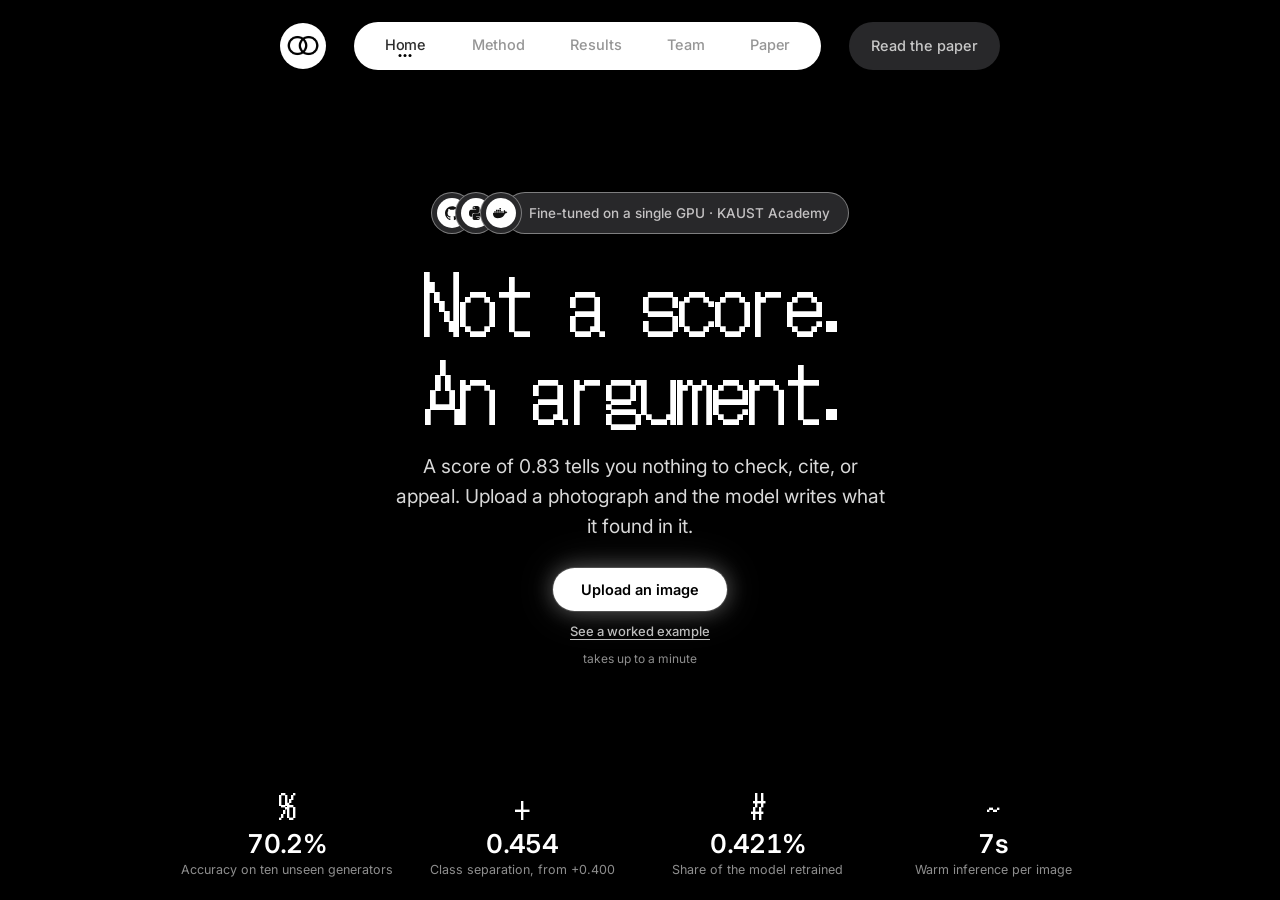
<file: index.html>
<!DOCTYPE html>
<html lang="en">
<head>
<meta charset="utf-8">
<meta name="viewport" content="width=device-width, initial-scale=1">

<!-- The canonical origin. Every absolute URL below, and in sitemap.xml and
     robots.txt, uses it, so a custom domain is one find-and-replace across
     those three files plus a redirect from the vercel.app name. -->
<title>Not a score. An argument. — AI image detection</title>
<meta name="description" content="Upload a photograph and a vision-language model writes what it found in it. 92.5% accuracy on ten unseen generators. KAUST Academy, 2026.">
<link rel="canonical" href="https://deepfake-detector-website.vercel.app/">
<meta name="theme-color" content="#000000">

<link rel="icon" href="assets/mark.svg" type="image/svg+xml">
<link rel="icon" href="assets/favicon-32.png" sizes="32x32" type="image/png">
<link rel="apple-touch-icon" href="assets/apple-touch-icon.png">

<meta property="og:type" content="website">
<meta property="og:locale" content="en_US">
<meta property="og:site_name" content="Not a score. An argument.">
<meta property="og:url" content="https://deepfake-detector-website.vercel.app/">
<meta property="og:title" content="Not a score. An argument.">
<meta property="og:description" content="Upload a photograph and a vision-language model writes what it found in it. 92.5% accuracy on ten unseen generators. KAUST Academy, 2026.">
<meta property="og:image" content="https://deepfake-detector-website.vercel.app/assets/og.png">
<meta property="og:image:type" content="image/png">
<meta property="og:image:width" content="1200">
<meta property="og:image:height" content="630">
<meta property="og:image:alt" content="Not a score. An argument. — a deepfake detector that answers in prose, from KAUST Academy.">

<meta name="twitter:card" content="summary_large_image">
<meta name="twitter:title" content="Not a score. An argument.">
<meta name="twitter:description" content="Upload a photograph and a vision-language model writes what it found in it. 92.5% accuracy on ten unseen generators.">
<meta name="twitter:image" content="https://deepfake-detector-website.vercel.app/assets/og.png">
<meta name="twitter:image:alt" content="Not a score. An argument. — a deepfake detector that answers in prose, from KAUST Academy.">

<link rel="preconnect" href="https://fonts.googleapis.com">
<link rel="preconnect" href="https://fonts.gstatic.com" crossorigin>
<link href="https://fonts.googleapis.com/css2?family=Inter:wght@400;500;600&display=swap" rel="stylesheet">
<link rel="preload" href="fonts/DotGothic16-latin.woff2" as="font" type="font/woff2" crossorigin>
<link rel="stylesheet" href="styles.css">

<script type="application/ld+json">
{
  "@context": "https://schema.org",
  "@graph": [
    {
      "@type": "Organization",
      "@id": "https://deepfake-detector-website.vercel.app/team.html#team",
      "name": "KAUST Academy",
      "url": "https://deepfake-detector-website.vercel.app/",
      "logo": "https://deepfake-detector-website.vercel.app/assets/mark.svg",
      "member": [
        { "@type": "Person", "name": "Muhannad Alfwazan" },
        { "@type": "Person", "name": "Abdulqader Alfawzan" },
        { "@type": "Person", "name": "Ahmed Sayegh" },
        { "@type": "Person", "name": "Ziyad Alghamdi" },
        { "@type": "Person", "name": "Marwan Alayed" },
        { "@type": "Person", "name": "Salman Khan", "jobTitle": "Supervisor" }
      ]
    },
    {
      "@type": "WebSite",
      "@id": "https://deepfake-detector-website.vercel.app/#site",
      "url": "https://deepfake-detector-website.vercel.app/",
      "name": "Not a score. An argument.",
      "description": "A detector for AI-generated images that answers in prose rather than with a probability.",
      "inLanguage": "en",
      "publisher": { "@id": "https://deepfake-detector-website.vercel.app/team.html#team" }
    },
    {
      "@type": "ScholarlyArticle",
      "@id": "https://deepfake-detector-website.vercel.app/paper.html#paper",
      "name": "Deepfake & AI-Generated Image Detection with Visual Explanation using Vision-Language Models",
      "url": "https://deepfake-detector-website.vercel.app/assets/kasp_project_report.pdf",
      "datePublished": "2026-08-17",
      "inLanguage": "en",
      "publisher": { "@id": "https://deepfake-detector-website.vercel.app/team.html#team" },
      "author": [
        { "@type": "Person", "name": "Abdulqader Alfawzan" },
        { "@type": "Person", "name": "Ahmed Sayegh" },
        { "@type": "Person", "name": "Muhannad Alfwazan" },
        { "@type": "Person", "name": "Marwan Alayed" },
        { "@type": "Person", "name": "Ziyad Alghamdi" },
        { "@type": "Person", "name": "Salman Khan" }
      ],
      "isBasedOn": "https://huggingface.co/AnnaGao/FakeReasoning"
    },
    {
      "@type": "CreativeWork",
      "@id": "https://deepfake-detector-website.vercel.app/#model",
      "name": "Fine-tuned FakeReasoning adapters",
      "description": "LoRA adapters trained on AnnaGao/FakeReasoning: 62,586,880 trainable parameters, 0.799% of the model. Out-of-distribution accuracy across ten unseen generators is 92.5%, unchanged by fine-tuning; class separation rises from +0.400 to +0.699.",
      "isBasedOn": "https://huggingface.co/AnnaGao/FakeReasoning",
      "creator": { "@id": "https://deepfake-detector-website.vercel.app/team.html#team" },
      "dateCreated": "2026-08-17",
      "license": "https://huggingface.co/AnnaGao/FakeReasoning"
    }
  ]
}
</script>
</head>
<body>

<a class="skip" href="#main">Skip to content</a>

<!-- No autoplay attribute and no <source> child on purpose: this file is
     13.21 MB, and CSS cannot stop a download. main.js attaches the source
     only when the visitor is not on reduced motion, a narrow viewport, or a
     metered connection. Otherwise the poster stands in. -->
<div class="bg" id="bg">
  <video class="bg-video" id="bg-video" muted loop playsinline
    width="1920" height="1080" poster="assets/poster.webp"
    data-src="https://d8j0ntlcm91z4.cloudfront.net/user_38xzZboKViGWJOttwIXH07lWA1P/hf_20260809_012548_ef22562c-c0ae-4816-ad9d-f8922af4e6a7.mp4"></video>
</div>

<div class="page" id="top">

  <header class="header">
    <a class="logo" href="/" aria-label="Home">
      <img src="assets/logo.webp" width="52" height="52" alt="">
    </a>

    <nav class="nav-pill" aria-label="Primary">
      <a href="/" class="active" aria-current="page">Home</a>
      <a href="/method.html">Method</a>
      <a href="/results.html">Results</a>
      <a href="/team.html">Team</a>
      <a href="/paper.html">Paper</a>
    </nav>

    <a class="signin" href="/paper.html" data-paper>Read the paper</a>

    <button class="burger" id="burger" aria-expanded="false" aria-controls="mobile-menu" aria-label="Menu">
      <span></span><span></span><span></span>
    </button>
  </header>

  <main class="hero" id="main">

    <div class="trust anim" style="--d:.05s">
      <span class="avatars" aria-hidden="true">
        <span class="av a1"><span class="av-in"><svg viewBox="0 0 24 24" aria-hidden="true" focusable="false"><title>GitHub</title><path d="M12 .297c-6.63 0-12 5.373-12 12 0 5.303 3.438 9.8 8.205 11.385.6.113.82-.258.82-.577 0-.285-.01-1.04-.015-2.04-3.338.724-4.042-1.61-4.042-1.61C4.422 18.07 3.633 17.7 3.633 17.7c-1.087-.744.084-.729.084-.729 1.205.084 1.838 1.236 1.838 1.236 1.07 1.835 2.809 1.305 3.495.998.108-.776.417-1.305.76-1.605-2.665-.3-5.466-1.332-5.466-5.93 0-1.31.465-2.38 1.235-3.22-.135-.303-.54-1.523.105-3.176 0 0 1.005-.322 3.3 1.23.96-.267 1.98-.399 3-.405 1.02.006 2.04.138 3 .405 2.28-1.552 3.285-1.23 3.285-1.23.645 1.653.24 2.873.12 3.176.765.84 1.23 1.91 1.23 3.22 0 4.61-2.805 5.625-5.475 5.92.42.36.81 1.096.81 2.22 0 1.606-.015 2.896-.015 3.286 0 .315.21.69.825.57C20.565 22.092 24 17.592 24 12.297c0-6.627-5.373-12-12-12"/></svg></span></span>
        <span class="av a2"><span class="av-in"><svg viewBox="0 0 24 24" aria-hidden="true" focusable="false"><title>Python</title><path d="M14.25.18l.9.2.73.26.59.3.45.32.34.34.25.34.16.33.1.3.04.26.02.2-.01.13V8.5l-.05.63-.13.55-.21.46-.26.38-.3.31-.33.25-.35.19-.35.14-.33.1-.3.07-.26.04-.21.02H8.77l-.69.05-.59.14-.5.22-.41.27-.33.32-.27.35-.2.36-.15.37-.1.35-.07.32-.04.27-.02.21v3.06H3.17l-.21-.03-.28-.07-.32-.12-.35-.18-.36-.26-.36-.36-.35-.46-.32-.59-.28-.73-.21-.88-.14-1.05-.05-1.23.06-1.22.16-1.04.24-.87.32-.71.36-.57.4-.44.42-.33.42-.24.4-.16.36-.1.32-.05.24-.01h.16l.06.01h8.16v-.83H6.18l-.01-2.75-.02-.37.05-.34.11-.31.17-.28.25-.26.31-.23.38-.2.44-.18.51-.15.58-.12.64-.1.71-.06.77-.04.84-.02 1.27.05zm-6.3 1.98l-.23.33-.08.41.08.41.23.34.33.22.41.09.41-.09.33-.22.23-.34.08-.41-.08-.41-.23-.33-.33-.22-.41-.09-.41.09zm13.09 3.95l.28.06.32.12.35.18.36.27.36.35.35.47.32.59.28.73.21.88.14 1.04.05 1.23-.06 1.23-.16 1.04-.24.86-.32.71-.36.57-.4.45-.42.33-.42.24-.4.16-.36.09-.32.05-.24.02-.16-.01h-8.22v.82h5.84l.01 2.76.02.36-.05.34-.11.31-.17.29-.25.25-.31.24-.38.2-.44.17-.51.15-.58.13-.64.09-.71.07-.77.04-.84.01-1.27-.04-1.07-.14-.9-.2-.73-.25-.59-.3-.45-.33-.34-.34-.25-.34-.16-.33-.1-.3-.04-.25-.02-.2.01-.13v-5.34l.05-.64.13-.54.21-.46.26-.38.3-.32.33-.24.35-.2.35-.14.33-.1.3-.06.26-.04.21-.02.13-.01h5.84l.69-.05.59-.14.5-.21.41-.28.33-.32.27-.35.2-.36.15-.36.1-.35.07-.32.04-.28.02-.21V6.07h2.09l.14.01zm-6.47 14.25l-.23.33-.08.41.08.41.23.33.33.23.41.08.41-.08.33-.23.23-.33.08-.41-.08-.41-.23-.33-.33-.23-.41-.08-.41.08z"/></svg></span></span>
        <span class="av a3"><span class="av-in"><svg viewBox="0 0 24 24" aria-hidden="true" focusable="false"><title>Docker</title><path d="M13.983 11.078h2.119a.186.186 0 00.186-.185V9.006a.186.186 0 00-.186-.186h-2.119a.185.185 0 00-.185.185v1.888c0 .102.083.185.185.185m-2.954-5.43h2.118a.186.186 0 00.186-.186V3.574a.186.186 0 00-.186-.185h-2.118a.185.185 0 00-.185.185v1.888c0 .102.082.185.185.185m0 2.716h2.118a.187.187 0 00.186-.186V6.29a.186.186 0 00-.186-.185h-2.118a.185.185 0 00-.185.185v1.887c0 .102.082.185.185.186m-2.93 0h2.12a.186.186 0 00.184-.186V6.29a.185.185 0 00-.185-.185H8.1a.185.185 0 00-.185.185v1.887c0 .102.083.185.185.186m-2.964 0h2.119a.186.186 0 00.185-.186V6.29a.185.185 0 00-.185-.185H5.136a.186.186 0 00-.186.185v1.887c0 .102.084.185.186.186m5.893 2.715h2.118a.186.186 0 00.186-.185V9.006a.186.186 0 00-.186-.186h-2.118a.185.185 0 00-.185.185v1.888c0 .102.082.185.185.185m-2.93 0h2.12a.185.185 0 00.184-.185V9.006a.185.185 0 00-.184-.186h-2.12a.185.185 0 00-.184.185v1.888c0 .102.083.185.185.185m-2.964 0h2.119a.185.185 0 00.185-.185V9.006a.185.185 0 00-.184-.186h-2.12a.186.186 0 00-.186.186v1.887c0 .102.084.185.186.185m-2.92 0h2.12a.185.185 0 00.184-.185V9.006a.185.185 0 00-.184-.186h-2.12a.185.185 0 00-.184.185v1.888c0 .102.082.185.185.185M23.763 9.89c-.065-.051-.672-.51-1.954-.51-.338.001-.676.03-1.01.087-.248-1.7-1.653-2.53-1.716-2.566l-.344-.199-.226.327c-.284.438-.49.922-.612 1.43-.23.97-.09 1.882.403 2.661-.595.332-1.55.413-1.744.42H.751a.751.751 0 00-.75.748 11.376 11.376 0 00.692 4.062c.545 1.428 1.355 2.48 2.41 3.124 1.18.723 3.1 1.137 5.275 1.137.983.003 1.963-.086 2.93-.266a12.248 12.248 0 003.823-1.389c.98-.567 1.86-1.288 2.61-2.136 1.252-1.418 1.998-2.997 2.553-4.4h.221c1.372 0 2.215-.549 2.68-1.009.309-.293.55-.65.707-1.046l.098-.288Z"/></svg></span></span>
      </span>
      <span class="trust-pill">Fine-tuned on a single GPU &middot; KAUST Academy</span>
    </div>

    <h1 class="headline anim">
      <span class="l1">Not a score.</span>
      <span class="l2">An argument.</span>
    </h1>

    <p class="subhead anim" style="--d:.28s">
      A score of 0.83 tells you nothing to check, cite, or appeal. Upload a photograph and the
      model writes what it found in it.
    </p>

    <div class="cta-wrap anim" style="--d:.4s">
      <button class="cta" id="analyse">Upload an image</button>
      <button class="cta-alt" id="example">See a worked example</button>
      <span class="cta-note">takes up to a minute</span>
      <input type="file" id="file" accept="image/png,image/jpeg,image/webp,image/mpo,.mpo" hidden>
      <p class="cta-error" id="err" role="alert" hidden></p>
    </div>

    <div class="stages" id="stages" hidden aria-live="polite">
      <p class="stages-head">Cold start &mdash; the models scale to zero after five idle minutes</p>
      <ol>
        <li data-s="boot"><i></i><span>Starting container</span><b></b></li>
        <li data-s="load"><i></i><span>Loading 26.8&nbsp;GB of weights onto the GPU</span><b></b></li>
        <li data-s="read"><i></i><span>CLIP and DINOv2 towers reading your image</span><b></b></li>
        <li data-s="write"><i></i><span>Vicuna-13B writing its answer</span><b></b></li>
      </ol>
      <div class="stages-bar"><i id="bar"></i></div>
    </div>

  </main>

  <footer class="stats">
    <div class="stat" style="--d:.5s">
      <div class="glyph">%</div>
      <div class="val" data-target="92.5" data-suffix="%" data-dec="1">0%</div>
      <div class="cap">Accuracy on ten unseen generators</div>
    </div>
    <div class="stat" style="--d:.58s">
      <div class="glyph">+</div>
      <div class="val" data-target="0.699" data-suffix="" data-dec="3">0.000</div>
      <div class="cap">Class separation, from +0.400</div>
    </div>
    <div class="stat" style="--d:.66s">
      <div class="glyph">#</div>
      <div class="val" data-target="0.799" data-suffix="%" data-dec="3">0.000%</div>
      <div class="cap">Share of the model retrained</div>
    </div>
    <div class="stat" style="--d:.74s">
      <div class="glyph">~</div>
      <div class="val" data-target="16" data-suffix="s" data-dec="0">0s</div>
      <div class="cap">Warm inference per image</div>
    </div>
  </footer>

</div>

<div class="overlay" id="overlay" hidden></div>

<div class="sheet" id="mobile-menu" hidden>
  <nav aria-label="Mobile">
    <a href="/" class="active" aria-current="page">Home</a>
    <a href="/method.html">Method</a>
    <a href="/results.html">Results</a>
    <a href="/team.html">Team</a>
    <a href="/paper.html">Paper</a>
    <a href="/paper.html" class="sheet-cta" data-paper>Read the paper</a>
  </nav>
</div>

<!-- light reading surface, opens over the video -->
<section class="doc" id="doc" hidden aria-labelledby="doc-title">
  <div class="doc-inner">

    <div class="doc-bar">
      <h2 id="doc-title">One reading of one photograph</h2>
      <button class="doc-close" id="doc-close" aria-label="Close">&times;</button>
    </div>

    <div class="doc-grid">
      <div class="doc-exhibit">
        <div class="mat"><img id="doc-img" alt="The image you submitted" src="assets/example.jpeg" width="150" height="150"><span id="doc-ph" hidden>exhibit</span></div>
        <dl class="meta" id="doc-meta">
          <dt>file</dt><dd>example.jpeg</dd>
          <dt>size</dt><dd>150 &times; 150 &middot; JPEG</dd>
          <dt>run</dt><dd>17 Aug 2026</dd>
        </dl>
        <p class="truth" id="exhibit-truth">This photograph is AI-generated. The model reads it as
          real, so the note below is wrong about this one.</p>
        <p class="truth" id="exhibit-note" hidden></p>
      </div>

      <div class="doc-compare">

        <article class="model" data-model="finetune" hidden>
          <header>
            <h3>Our fine-tune</h3>
            <span class="ms">9.9s</span>
          </header>
          <div class="verdict" data-v="fake">
            <span class="v-label">Verdict</span>
            <p class="v-line"><b id="v-ft">Fake</b><span class="v-note">greedy decoding &middot; reproducible</span></p>
          </div>
          <p class="caveat">A fake verdict is the stronger of the two. Measured fake recall is 70.0%
            against 100.0% real recall, so this model misses fakes more often than it doubts photographs.</p>
          <div class="say" id="say-ft">
            <p>The insect&rsquo;s body structure appears distorted, with an unnatural connection between
            the head and body; the texture of the insect&rsquo;s exoskeleton is inconsistent, showing blurry
            patches and unnatural colour transitions; the background has abnormal noise and disjointed
            textures, lacking realistic details; the overall colour balance is off, with overly saturated
            colours that do not match natural insect features; the environment around the insect shows
            signs of digital manipulation, with unrealistic reflections and highlights that do not align
            with natural light interactions.</p>
          </div>
        </article>

        <article class="model" data-model="official">
          <header>
            <h3>Prediction</h3>
            <span class="ms">15.6s</span>
          </header>
          <div class="verdict" data-v="real">
            <span class="v-label">Verdict</span>
            <p class="v-line"><b id="v-of" class="real">Real</b><span class="v-note">sampled at t=0.2 &middot; wording varies</span></p>
          </div>
          <p class="caveat">This model runs with sampling on, the authors' published configuration. Ask it
            twice about the same photograph and it will find different evidence both times.</p>
          <div class="say" id="say-of">
            <p><em class="half">low-level</em>The texture of the insect and leaves appears natural and
            detailed, consistent with real-world objects. The edges of the insect and leaves are smooth
            and well-defined, typical of a real photograph. The lighting and shadows on the insect and
            surrounding foliage are consistent with a single light source, such as sunlight.</p>
          </div>
        </article>

      </div>
    </div>

    <p class="flag" id="flag" hidden>The model reached its 512-token limit and stopped mid-sentence.
      What you see above is incomplete.</p>

    <p class="doc-foot">No confidence score is produced, and none is shown &mdash; the verdict is parsed from
      the model's own closing sentence, which is removed above so it is not stated twice. There is no
      heatmap: this model's evidence is its prose.</p>

    <p class="doc-foot">Built on <code>AnnaGao/FakeReasoning</code> by PRIS-CV. Our contribution is LoRA adapters on their
      weights, 62.6M parameters, 0.799% of the model &mdash; not a model trained from scratch.
      KAUST Academy, August 2026.</p>

  </div>
</section>

<script src="main.js"></script>
</body>
</html>
</file>
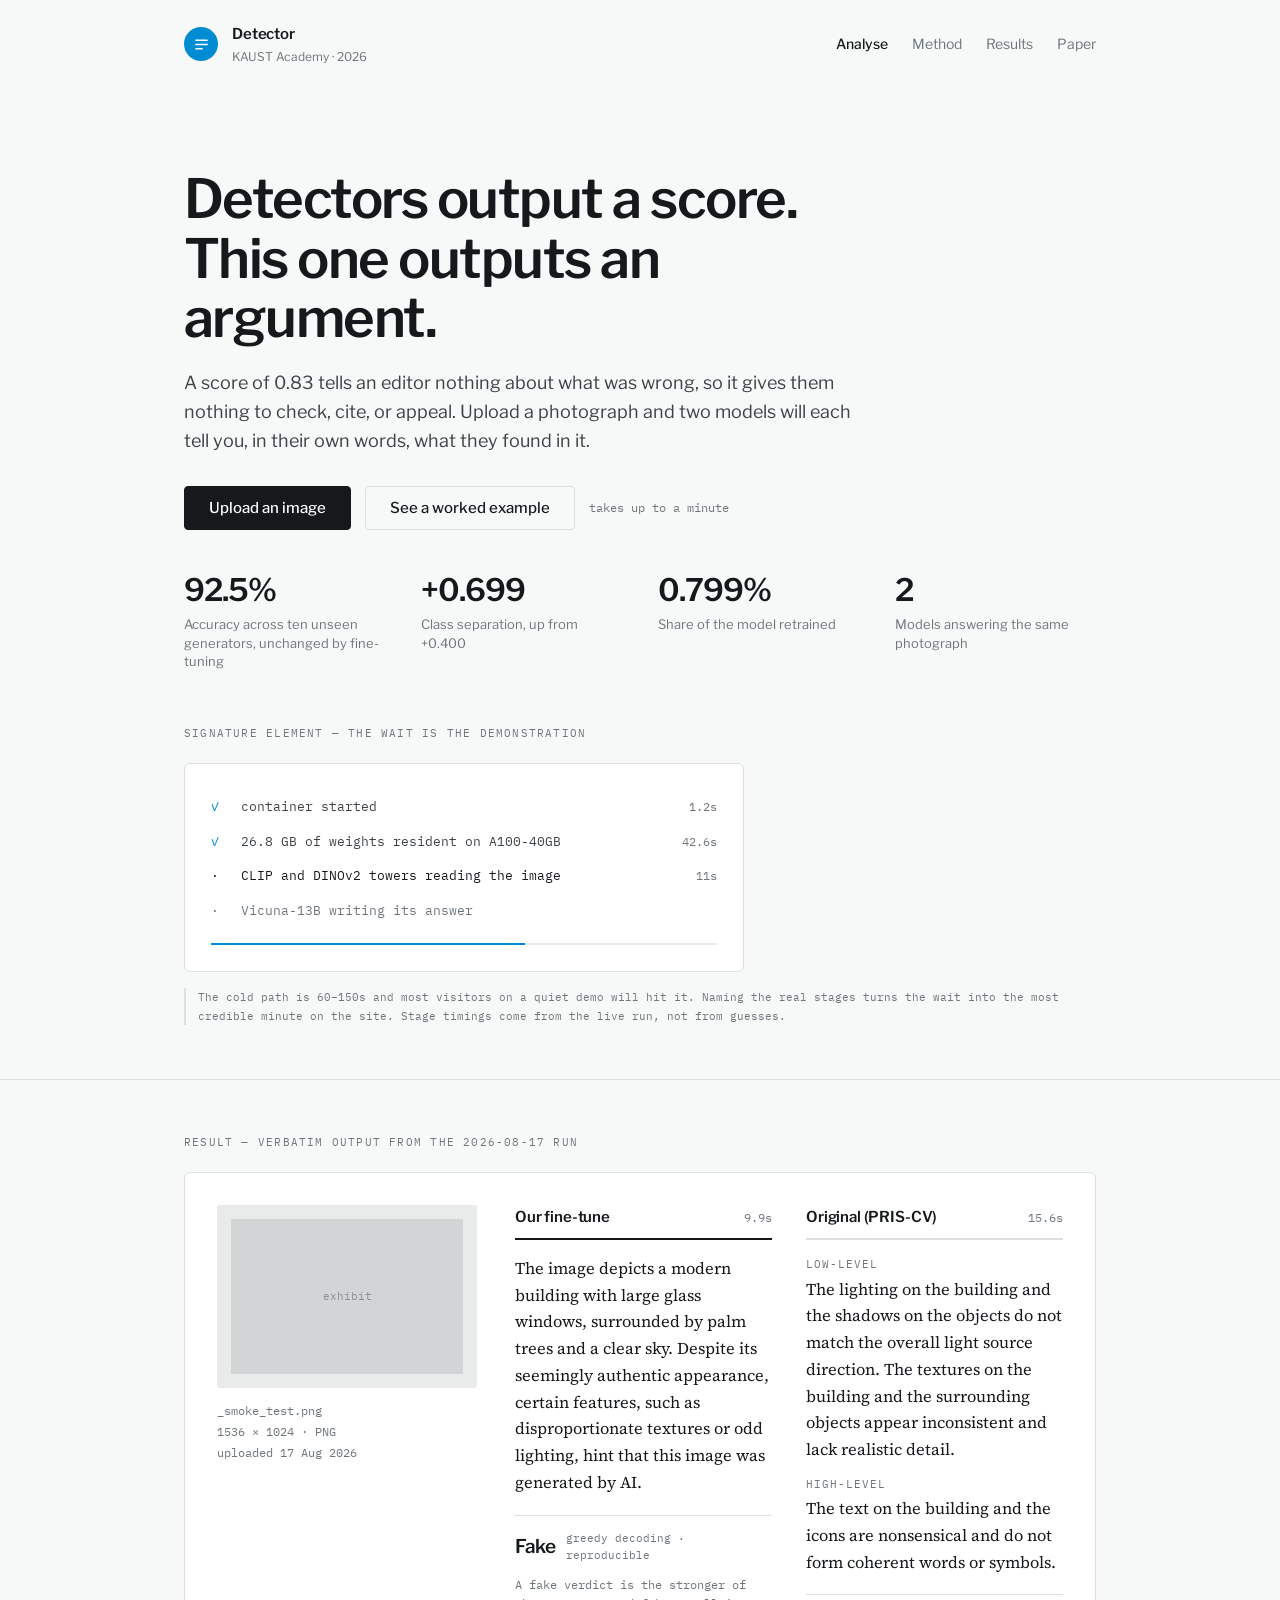
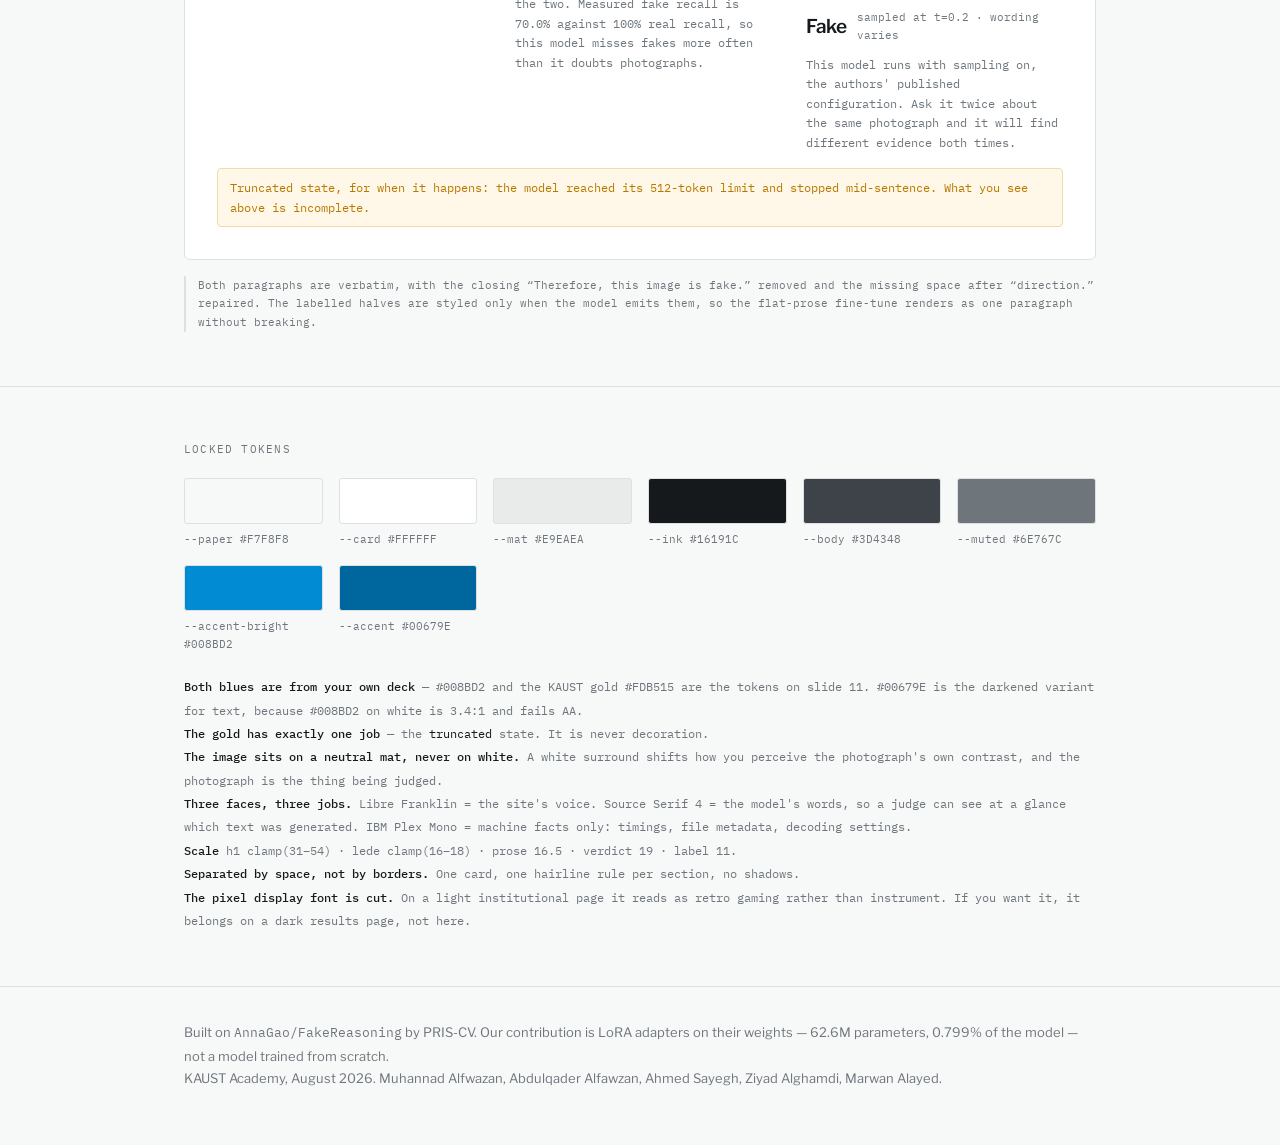
<file: brand-light.html>
<!DOCTYPE html>
<html lang="en">
<head>
<meta charset="utf-8">
<meta name="viewport" content="width=device-width, initial-scale=1">
<title>Brand harness — light — deepfake detector</title>
<link rel="preconnect" href="https://fonts.googleapis.com">
<link rel="preconnect" href="https://fonts.gstatic.com" crossorigin>
<link href="https://fonts.googleapis.com/css2?family=Libre+Franklin:wght@400;500;600&family=Source+Serif+4:ital,opsz,wght@0,8..60,400;1,8..60,400&family=IBM+Plex+Mono:wght@400;500&display=swap" rel="stylesheet">
<style>
:root{
  --paper:#F7F8F8;
  --card:#FFFFFF;
  --mat:#E9EAEA;
  --ink:#16191C;
  --body:#3D4348;
  --muted:#6E767C;
  --line:#DDE0E2;
  --accent:#00679E;
  --accent-bright:#008BD2;
  --flag:#B77800;
  --flag-bg:#FFF8E8;

  --sans:"Libre Franklin",system-ui,sans-serif;
  --serif:"Source Serif 4",Georgia,serif;
  --mono:"IBM Plex Mono",ui-monospace,monospace;

  --ease:cubic-bezier(0.22,1,0.36,1);
}
*{box-sizing:border-box}
html,body{margin:0}
body{
  background:var(--paper);color:var(--body);
  font-family:var(--sans);font-size:16px;line-height:1.6;
  -webkit-font-smoothing:antialiased;
}
.wrap{max-width:1000px;margin:0 auto;padding:0 clamp(18px,5vw,44px)}
.lbl{font-family:var(--mono);font-size:11px;letter-spacing:.09em;text-transform:uppercase;color:var(--muted)}
.mono{font-family:var(--mono)}
.sec{margin:0 0 20px;font-family:var(--mono);font-size:11px;letter-spacing:.11em;
  text-transform:uppercase;color:var(--muted);font-weight:400}
.note{font-family:var(--mono);font-size:11px;line-height:1.7;color:var(--muted);
  margin:16px 0 0;padding-left:12px;border-left:2px solid var(--line)}
section{padding:clamp(38px,6vh,64px) 0}
.divide{border:0;border-top:1px solid var(--line);margin:0}

/* ---------- header ---------- */
.nav{display:flex;align-items:center;gap:14px;padding:22px 0}
.mark{width:34px;height:34px;border-radius:50%;background:var(--accent-bright);
  display:grid;place-items:center;flex:0 0 auto}
.mark svg{width:17px;height:17px}
.wordmark{font-weight:600;font-size:15px;color:var(--ink);letter-spacing:-.01em}
.wordmark em{font-style:normal;font-weight:400;color:var(--muted);font-size:12px;
  display:block;letter-spacing:0;margin-top:1px}
.nav-links{display:flex;gap:24px;margin-left:auto;align-items:center;flex-wrap:wrap}
.nav-links a{font-size:14px;color:var(--muted);text-decoration:none}
.nav-links a[aria-current]{color:var(--ink);font-weight:500}
.nav-links a:hover{color:var(--accent)}
.nav-links a:focus-visible,button:focus-visible{outline:2px solid var(--accent-bright);outline-offset:3px}

/* ---------- hero ---------- */
.hero{padding:clamp(44px,9vh,90px) 0 clamp(30px,5vh,52px)}
h1{font-family:var(--sans);font-weight:600;color:var(--ink);
  font-size:clamp(31px,5.1vw,54px);line-height:1.1;letter-spacing:-.028em;
  margin:0 0 22px;max-width:19ch}
.lede{font-size:clamp(16px,1.6vw,18px);line-height:1.6;color:var(--body);
  max-width:56ch;margin:0 0 30px}
.cta-row{display:flex;gap:14px;align-items:center;flex-wrap:wrap}
.btn{font-family:var(--sans);font-weight:500;font-size:15px;
  background:var(--ink);color:#fff;border:1px solid var(--ink);
  padding:12px 24px;border-radius:4px;cursor:pointer;
  transition:background .18s var(--ease),transform .18s var(--ease)}
.btn:hover{background:#000;transform:translateY(-1px)}
.btn-ghost{background:transparent;color:var(--ink);border-color:var(--line)}
.btn-ghost:hover{background:var(--card);border-color:var(--muted);transform:none}
.wait-hint{font-family:var(--mono);font-size:12px;color:var(--muted)}

/* ---------- metrics ---------- */
.metrics{display:grid;grid-template-columns:repeat(4,minmax(0,1fr));gap:clamp(16px,3vw,36px)}
.metric .v{font-weight:600;color:var(--ink);font-size:clamp(22px,2.6vw,31px);
  letter-spacing:-.03em;font-variant-numeric:tabular-nums;line-height:1}
.metric .c{font-size:13px;color:var(--muted);line-height:1.45;margin-top:9px}

/* ---------- the wait ---------- */
.console{background:var(--card);border:1px solid var(--line);border-radius:6px;
  padding:clamp(18px,2.6vw,26px);max-width:560px}
.stage{display:grid;grid-template-columns:18px 1fr auto;gap:12px;align-items:baseline;
  padding:7px 0;font-family:var(--mono);font-size:13px;color:var(--muted)}
.stage.done{color:var(--body)}
.stage.now{color:var(--ink)}
.stage .tick{color:var(--accent-bright)}
.stage .t{font-size:12px;color:var(--muted);font-variant-numeric:tabular-nums}
.bar{height:2px;background:var(--mat);margin-top:14px;overflow:hidden}
.bar i{display:block;height:100%;width:62%;background:var(--accent-bright)}

/* ---------- exhibit + comparison ---------- */
.result{background:var(--card);border:1px solid var(--line);border-radius:6px;
  padding:clamp(18px,3vw,32px)}
.exhibit-row{display:grid;grid-template-columns:minmax(0,260px) minmax(0,1fr);
  gap:clamp(20px,3.4vw,38px);align-items:start}
.mat{background:var(--mat);padding:14px;border-radius:3px}
.mat .img{aspect-ratio:3/2;background:#D2D4D5;display:grid;place-items:center;
  font-family:var(--mono);font-size:11px;color:#8B9095}
.exhibit-meta{font-family:var(--mono);font-size:11.5px;line-height:1.85;
  color:var(--muted);margin-top:12px}
.compare{display:grid;grid-template-columns:repeat(2,minmax(0,1fr));gap:clamp(20px,3vw,34px)}
.col{min-width:0}
.col-head{display:flex;align-items:baseline;gap:8px;padding-bottom:9px;
  border-bottom:2px solid var(--ink);margin-bottom:16px}
.col-head.alt{border-bottom-color:var(--line)}
.col-head h3{margin:0;font-size:15px;font-weight:600;color:var(--ink);letter-spacing:-.01em}
.col-head .t{margin-left:auto;font-family:var(--mono);font-size:11.5px;color:var(--muted);
  font-variant-numeric:tabular-nums}
.prose{font-family:var(--serif);font-size:16.5px;line-height:1.62;color:var(--ink);margin:0}
.half{margin:0 0 12px}
.half .lbl{display:block;margin-bottom:3px}
.verdict{margin-top:18px;padding-top:14px;border-top:1px solid var(--line);
  display:flex;align-items:center;gap:10px}
.verdict .word{font-weight:600;font-size:19px;color:var(--ink);letter-spacing:-.015em}
.verdict .word.real{font-weight:400;color:var(--muted)}
.verdict .src{font-family:var(--mono);font-size:11px;color:var(--muted)}
.asym{font-family:var(--mono);font-size:11.5px;line-height:1.7;color:var(--muted);margin:10px 0 0}
.flagline{font-family:var(--mono);font-size:12px;line-height:1.6;color:var(--flag);
  background:var(--flag-bg);border:1px solid #F0DCA8;border-radius:4px;
  padding:9px 12px;margin:16px 0 0}

/* ---------- tokens ---------- */
.tokens{display:grid;grid-template-columns:repeat(auto-fit,minmax(132px,1fr));gap:16px}
.tok{font-family:var(--mono);font-size:11px;color:var(--muted)}
.sw{display:block;height:46px;border:1px solid var(--line);border-radius:3px;margin-bottom:7px}
.spec{font-family:var(--mono);font-size:12px;line-height:1.95;color:var(--muted);margin:22px 0 0}
.spec b{color:var(--ink);font-weight:500}
footer{padding:34px 0 56px;font-size:13px;color:var(--muted);line-height:1.7}
footer a{color:var(--accent)}

@media(max-width:760px){
  .exhibit-row,.compare{grid-template-columns:1fr}
  .metrics{grid-template-columns:repeat(2,minmax(0,1fr));row-gap:26px}
  h1{font-size:clamp(27px,7.6vw,36px)}
  .nav-links{gap:16px}
  .nav-links a{font-size:13px}
}
@media(prefers-reduced-motion:reduce){*{animation:none!important;transition:none!important}}
</style>
</head>
<body>
<div class="wrap">

  <nav class="nav">
    <span class="mark" aria-hidden="true">
      <svg viewBox="0 0 24 24" fill="none" stroke="#fff" stroke-width="2.1" stroke-linecap="round">
        <path d="M4 6h16M4 12h16M4 18h9"/>
      </svg>
    </span>
    <span class="wordmark">Detector<em>KAUST Academy &middot; 2026</em></span>
    <span class="nav-links">
      <a href="#" aria-current="page">Analyse</a>
      <a href="#">Method</a>
      <a href="#">Results</a>
      <a href="#">Paper</a>
    </span>
  </nav>

  <div class="hero">
    <h1>Detectors output a score. This one outputs an argument.</h1>
    <p class="lede">A score of 0.83 tells an editor nothing about what was wrong, so it gives them
      nothing to check, cite, or appeal. Upload a photograph and two models will each tell you, in
      their own words, what they found in it.</p>
    <div class="cta-row">
      <button class="btn">Upload an image</button>
      <button class="btn btn-ghost">See a worked example</button>
      <span class="wait-hint">takes up to a minute</span>
    </div>
  </div>

  <div class="metrics">
    <div class="metric"><div class="v">92.5%</div><div class="c">Accuracy across ten unseen generators, unchanged by fine-tuning</div></div>
    <div class="metric"><div class="v">+0.699</div><div class="c">Class separation, up from +0.400</div></div>
    <div class="metric"><div class="v">0.799%</div><div class="c">Share of the model retrained</div></div>
    <div class="metric"><div class="v">2</div><div class="c">Models answering the same photograph</div></div>
  </div>
</div>

<section><div class="wrap">
  <h2 class="sec">Signature element &mdash; the wait is the demonstration</h2>
  <div class="console">
    <div class="stage done"><span class="tick">&check;</span><span>container started</span><span class="t">1.2s</span></div>
    <div class="stage done"><span class="tick">&check;</span><span>26.8 GB of weights resident on A100-40GB</span><span class="t">42.6s</span></div>
    <div class="stage now"><span>&middot;</span><span>CLIP and DINOv2 towers reading the image</span><span class="t">11s</span></div>
    <div class="stage"><span>&middot;</span><span>Vicuna-13B writing its answer</span><span class="t"></span></div>
    <div class="bar"><i></i></div>
  </div>
  <p class="note">The cold path is 60&ndash;150s and most visitors on a quiet demo will hit it. Naming the real
    stages turns the wait into the most credible minute on the site. Stage timings come from the live run,
    not from guesses.</p>
</div></section>

<hr class="divide">

<section><div class="wrap">
  <h2 class="sec">Result &mdash; verbatim output from the 2026-08-17 run</h2>
  <div class="result">
    <div class="exhibit-row">
      <div>
        <div class="mat"><div class="img">exhibit</div></div>
        <div class="exhibit-meta">_smoke_test.png<br>1536 &times; 1024 &middot; PNG<br>uploaded 17 Aug 2026</div>
      </div>
      <div class="compare">

        <div class="col">
          <div class="col-head">
            <h3>Our fine-tune</h3>
            <span class="t">9.9s</span>
          </div>
          <p class="prose">The image depicts a modern building with large glass windows, surrounded by
            palm trees and a clear sky. Despite its seemingly authentic appearance, certain features,
            such as disproportionate textures or odd lighting, hint that this image was generated by AI.</p>
          <div class="verdict">
            <span class="word">Fake</span>
            <span class="src">greedy decoding &middot; reproducible</span>
          </div>
          <p class="asym">A fake verdict is the stronger of the two. Measured fake recall is 70.0%
            against 100% real recall, so this model misses fakes more often than it doubts photographs.</p>
        </div>

        <div class="col">
          <div class="col-head alt">
            <h3>Original (PRIS-CV)</h3>
            <span class="t">15.6s</span>
          </div>
          <div class="half">
            <span class="lbl">low-level</span>
            <p class="prose">The lighting on the building and the shadows on the objects do not match
              the overall light source direction. The textures on the building and the surrounding
              objects appear inconsistent and lack realistic detail.</p>
          </div>
          <div class="half">
            <span class="lbl">high-level</span>
            <p class="prose">The text on the building and the icons are nonsensical and do not form
              coherent words or symbols.</p>
          </div>
          <div class="verdict">
            <span class="word">Fake</span>
            <span class="src">sampled at t=0.2 &middot; wording varies</span>
          </div>
          <p class="asym">This model runs with sampling on, the authors' published configuration. Ask it
            twice about the same photograph and it will find different evidence both times.</p>
        </div>

      </div>
    </div>
    <p class="flagline">Truncated state, for when it happens: the model reached its 512-token limit and
      stopped mid-sentence. What you see above is incomplete.</p>
  </div>
  <p class="note">Both paragraphs are verbatim, with the closing &ldquo;Therefore, this image is fake.&rdquo;
    removed and the missing space after &ldquo;direction.&rdquo; repaired. The labelled halves are styled only
    when the model emits them, so the flat-prose fine-tune renders as one paragraph without breaking.</p>
</div></section>

<hr class="divide">

<section><div class="wrap">
  <h2 class="sec">Locked tokens</h2>
  <div class="tokens">
    <div class="tok"><span class="sw" style="background:#F7F8F8"></span>--paper #F7F8F8</div>
    <div class="tok"><span class="sw" style="background:#FFFFFF"></span>--card #FFFFFF</div>
    <div class="tok"><span class="sw" style="background:#E9EAEA"></span>--mat #E9EAEA</div>
    <div class="tok"><span class="sw" style="background:#16191C"></span>--ink #16191C</div>
    <div class="tok"><span class="sw" style="background:#3D4348"></span>--body #3D4348</div>
    <div class="tok"><span class="sw" style="background:#6E767C"></span>--muted #6E767C</div>
    <div class="tok"><span class="sw" style="background:#008BD2"></span>--accent-bright #008BD2</div>
    <div class="tok"><span class="sw" style="background:#00679E"></span>--accent #00679E</div>
  </div>
  <p class="spec">
    <b>Both blues are from your own deck</b> &mdash; #008BD2 and the KAUST gold #FDB515 are the tokens on
    slide 11. #00679E is the darkened variant for text, because #008BD2 on white is 3.4:1 and fails AA.<br>
    <b>The gold has exactly one job</b> &mdash; the <span style="color:var(--ink)">truncated</span> state.
    It is never decoration.<br>
    <b>The image sits on a neutral mat, never on white.</b> A white surround shifts how you perceive the
    photograph's own contrast, and the photograph is the thing being judged.<br>
    <b>Three faces, three jobs.</b> Libre Franklin = the site's voice. Source Serif 4 = the model's words,
    so a judge can see at a glance which text was generated. IBM Plex Mono = machine facts only:
    timings, file metadata, decoding settings.<br>
    <b>Scale</b> h1 clamp(31&ndash;54) &middot; lede clamp(16&ndash;18) &middot; prose 16.5 &middot;
    verdict 19 &middot; label 11.<br>
    <b>Separated by space, not by borders.</b> One card, one hairline rule per section, no shadows.<br>
    <b>The pixel display font is cut.</b> On a light institutional page it reads as retro gaming rather
    than instrument. If you want it, it belongs on a dark results page, not here.
  </p>
</div></section>

<hr class="divide">

<footer><div class="wrap">
  Built on <span class="mono">AnnaGao/FakeReasoning</span> by PRIS-CV. Our contribution is LoRA adapters on
  their weights &mdash; 62.6M parameters, 0.799% of the model &mdash; not a model trained from scratch.<br>
  KAUST Academy, August 2026. Muhannad Alfwazan, Abdulqader Alfawzan, Ahmed Sayegh, Ziyad Alghamdi, Marwan Alayed.
</div></footer>

</body>
</html>
</file>
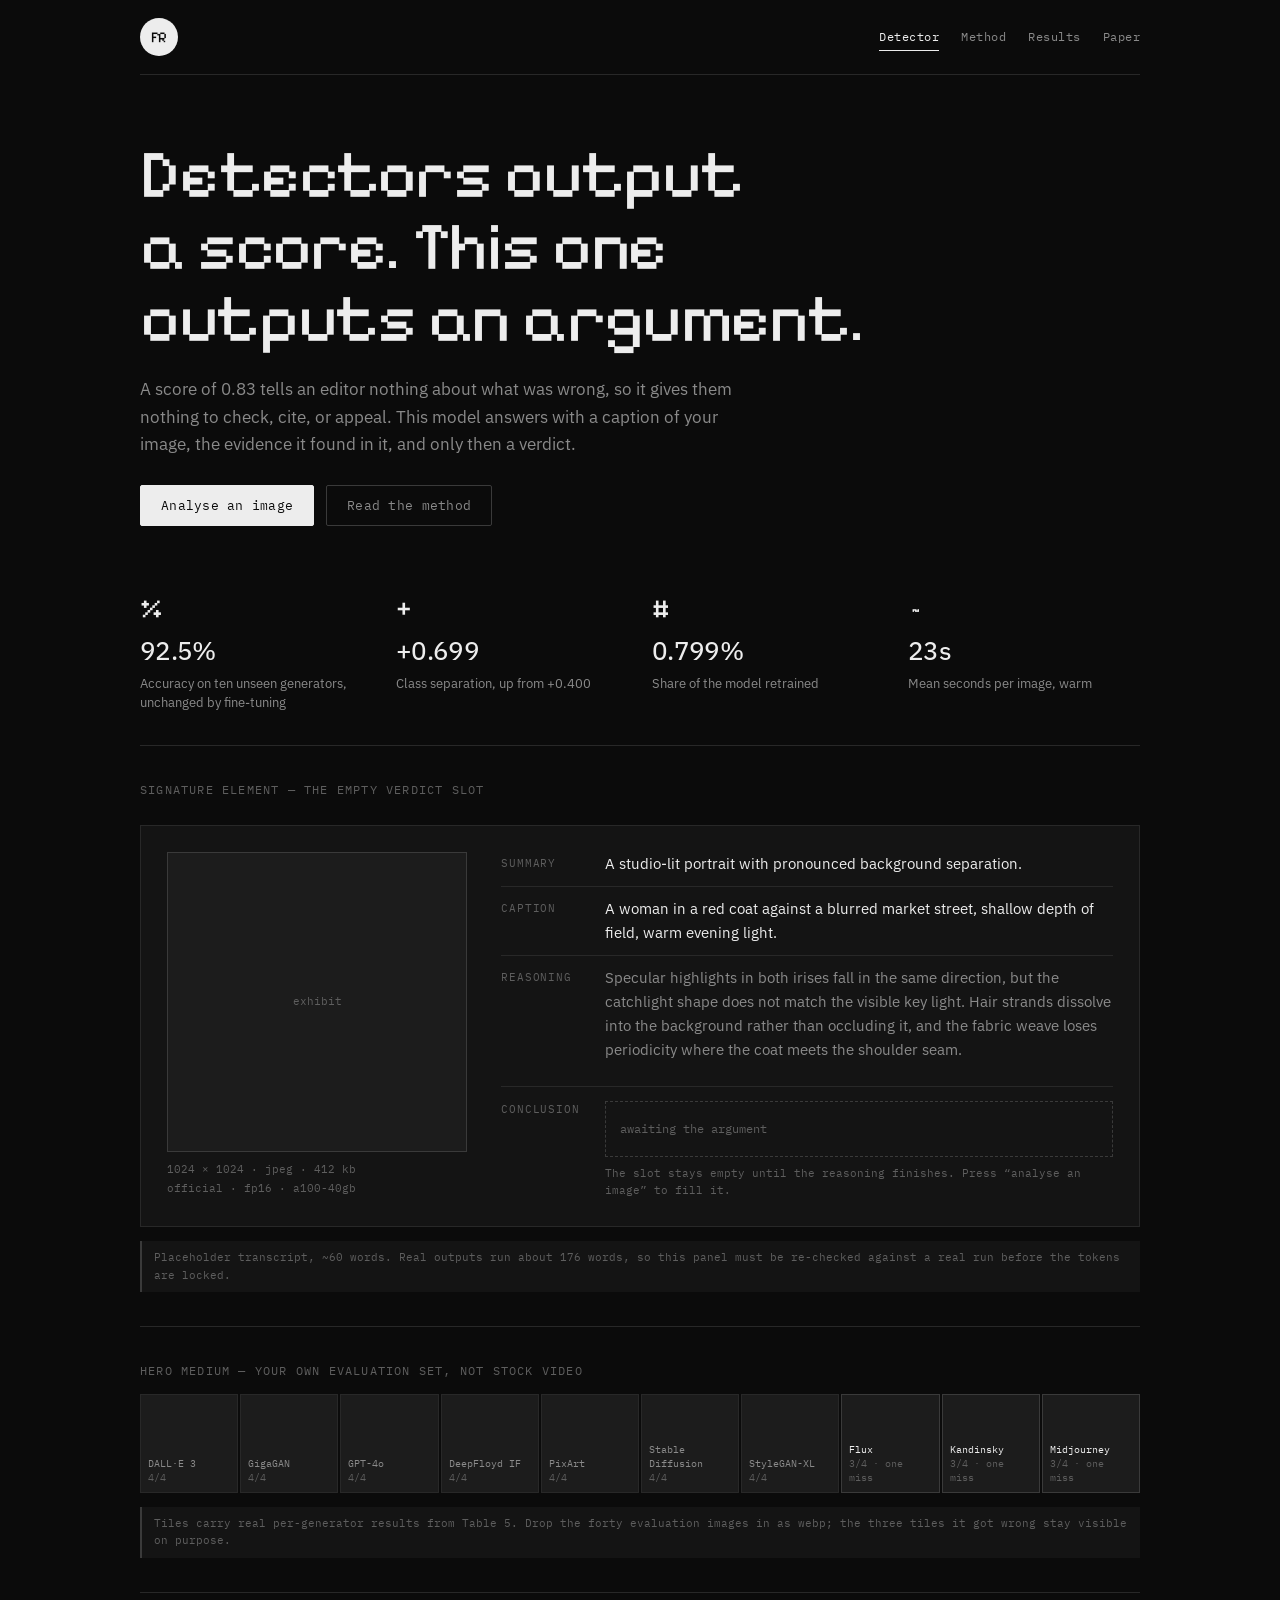
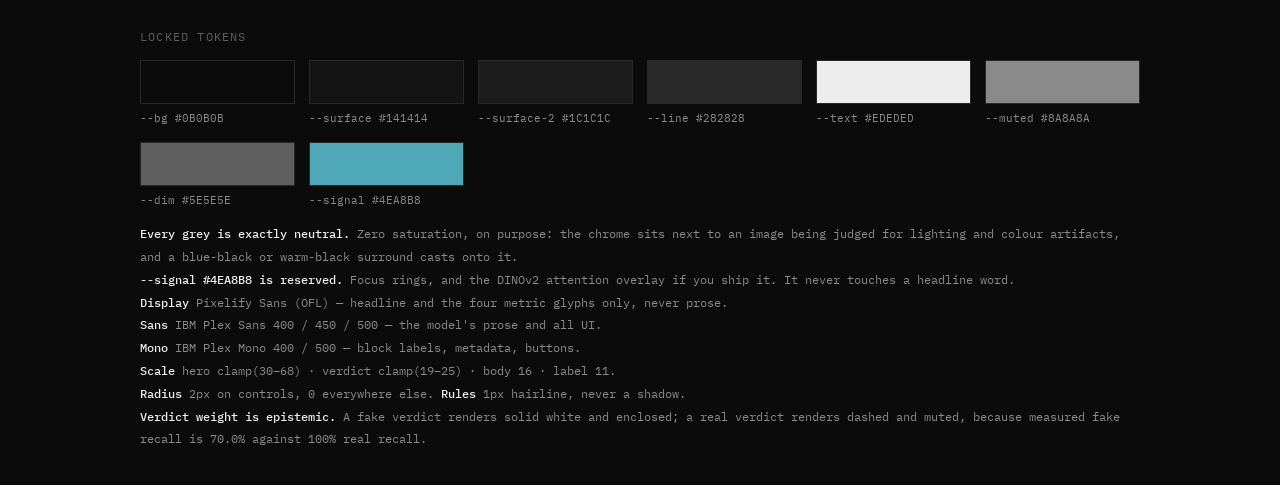
<file: brand.html>
<!DOCTYPE html>
<html lang="en">
<head>
<meta charset="utf-8">
<meta name="viewport" content="width=device-width, initial-scale=1">
<title>Brand harness — FakeReasoning detector</title>
<link rel="preconnect" href="https://fonts.googleapis.com">
<link rel="preconnect" href="https://fonts.gstatic.com" crossorigin>
<link href="https://fonts.googleapis.com/css2?family=Pixelify+Sans:wght@400;500&family=IBM+Plex+Sans:wght@400;450;500&family=IBM+Plex+Mono:wght@400;500&display=swap" rel="stylesheet">
<style>
:root{
  --bg:#0B0B0B;
  --surface:#141414;
  --surface-2:#1C1C1C;
  --line:#282828;
  --line-2:#3A3A3A;
  --text:#EDEDED;
  --muted:#8A8A8A;
  --dim:#5E5E5E;
  --signal:#4EA8B8;

  --font-display:"Pixelify Sans","Courier New",monospace;
  --font-sans:"IBM Plex Sans",system-ui,sans-serif;
  --font-mono:"IBM Plex Mono",ui-monospace,monospace;

  --t-hero:clamp(30px,6.4vw,68px);
  --t-verdict:clamp(19px,2.4vw,25px);
  --t-body:16px;
  --t-label:11px;

  --ease:cubic-bezier(0.22,1,0.36,1);
}
*{box-sizing:border-box}
html,body{margin:0}
body{
  background:var(--bg);color:var(--text);
  font-family:var(--font-sans);font-size:var(--t-body);line-height:1.6;
  -webkit-font-smoothing:antialiased;
}
.wrap{max-width:1080px;margin:0 auto;padding:0 clamp(16px,4vw,40px)}
.rule{height:1px;background:var(--line);border:0;margin:0}

.lbl{
  font-family:var(--font-mono);font-size:var(--t-label);
  letter-spacing:.08em;color:var(--dim);text-transform:uppercase;
}
.note{
  font-family:var(--font-mono);font-size:11px;line-height:1.6;
  color:var(--dim);background:var(--surface);
  border-left:2px solid var(--line-2);padding:8px 12px;margin:14px 0 0;
}

/* ---------- nav ---------- */
.nav{display:flex;align-items:center;gap:20px;padding:18px 0}
.mark{
  width:38px;height:38px;border-radius:50%;
  background:var(--text);color:var(--bg);
  display:grid;place-items:center;flex:0 0 auto;
  font-family:var(--font-display);font-size:15px;letter-spacing:-.02em;
}
.nav-links{display:flex;gap:22px;margin-left:auto;flex-wrap:wrap}
.nav-links a{
  font-family:var(--font-mono);font-size:12px;letter-spacing:.04em;
  color:var(--muted);text-decoration:none;padding:4px 0;
}
.nav-links a[aria-current]{color:var(--text);border-bottom:1px solid var(--text)}
.nav-links a:hover{color:var(--text)}
.nav-links a:focus-visible{outline:2px solid var(--signal);outline-offset:3px}

/* ---------- hero ---------- */
.hero{padding:clamp(34px,7vh,74px) 0 clamp(26px,5vh,44px)}
.hero h1{
  font-family:var(--font-display);font-weight:400;
  font-size:var(--t-hero);line-height:1.06;letter-spacing:-.02em;
  margin:0 0 22px;color:var(--text);
}
.hero h1 span{display:block}
.hero p{
  max-width:60ch;margin:0 0 26px;color:var(--muted);
  font-size:clamp(15px,1.5vw,17px);line-height:1.62;
}
.actions{display:flex;gap:12px;flex-wrap:wrap;align-items:center}
.btn{
  font-family:var(--font-mono);font-size:13px;letter-spacing:.02em;
  background:var(--text);color:var(--bg);border:1px solid var(--text);
  padding:11px 20px;border-radius:2px;cursor:pointer;
  transition:background .18s var(--ease),color .18s var(--ease);
}
.btn:hover{background:#fff}
.btn-ghost{background:transparent;color:var(--muted);border-color:var(--line-2)}
.btn-ghost:hover{background:transparent;color:var(--text);border-color:var(--text)}
.btn:focus-visible{outline:2px solid var(--signal);outline-offset:3px}

/* ---------- exhibit + transcript ---------- */
.panel{
  display:grid;grid-template-columns:minmax(0,300px) minmax(0,1fr);
  gap:clamp(18px,3vw,34px);
  background:var(--surface);border:1px solid var(--line);
  padding:clamp(16px,2.6vw,26px);margin:26px 0 0;
}
.exhibit{
  aspect-ratio:1;background:var(--surface-2);
  border:1px solid var(--line-2);
  display:grid;place-items:center;
}
.exhibit span{font-family:var(--font-mono);font-size:11px;color:var(--dim)}
.exhibit-meta{
  font-family:var(--font-mono);font-size:11px;color:var(--dim);
  margin-top:8px;line-height:1.7;
}
.blocks{min-width:0}
.blk{
  display:grid;grid-template-columns:88px minmax(0,1fr);gap:16px;
  padding:10px 0;border-top:1px solid var(--line);
}
.blk:first-child{border-top:0;padding-top:0}
.blk p{margin:0;color:var(--text);font-size:15px;line-height:1.6}
.blk.reasoning p{color:var(--muted)}
.blk .lbl{padding-top:3px}

/* the signature element: the slot is visible and empty from the start */
.slot{
  margin-top:14px;border-top:1px solid var(--line);padding-top:14px;
  display:grid;grid-template-columns:88px minmax(0,1fr);gap:16px;
}
.slot-box{
  min-height:56px;border:1px dashed var(--line-2);
  display:flex;align-items:center;padding:0 14px;
  font-family:var(--font-mono);font-size:12px;color:var(--dim);
}
.slot-box.filled{
  border:1px solid var(--text);border-left:3px solid var(--text);
  font-family:var(--font-sans);font-size:var(--t-verdict);
  color:var(--text);letter-spacing:-.01em;
  animation:settle .5s var(--ease) both;
}
.slot-box.filled.weak{
  border:1px dashed var(--line-2);border-left:3px solid var(--muted);
  color:var(--muted);
}
@keyframes settle{from{opacity:0;transform:translateY(6px)}to{opacity:1;transform:none}}
.caveat{
  font-family:var(--font-mono);font-size:11px;color:var(--dim);
  margin:8px 0 0;line-height:1.6;
}

/* ---------- mosaic ---------- */
.mosaic{display:grid;grid-template-columns:repeat(auto-fill,minmax(96px,1fr));gap:2px;margin-top:14px}
.tile{
  aspect-ratio:1;background:var(--surface-2);border:1px solid var(--line);
  padding:7px;display:flex;flex-direction:column;justify-content:flex-end;
  font-family:var(--font-mono);font-size:10px;color:var(--dim);line-height:1.4;
}
.tile b{color:var(--muted);font-weight:400;display:block}
.tile.miss{border-color:var(--line-2)}
.tile.miss b{color:var(--text)}

/* ---------- metrics ---------- */
.metrics{
  display:grid;grid-template-columns:repeat(4,minmax(0,1fr));
  gap:clamp(12px,2vw,24px);padding:26px 0 34px;
}
.metric .glyph{font-family:var(--font-display);font-size:26px;color:var(--text);line-height:1}
.metric .val{
  font-family:var(--font-sans);font-weight:450;
  font-size:clamp(19px,2.2vw,26px);letter-spacing:-.025em;
  font-variant-numeric:tabular-nums;margin:8px 0 3px;
}
.metric .cap{font-size:12.5px;color:var(--muted);line-height:1.45}

/* ---------- token docs ---------- */
.tokens{display:grid;grid-template-columns:repeat(auto-fit,minmax(150px,1fr));gap:14px;margin-top:14px}
.tok{font-family:var(--font-mono);font-size:11px;color:var(--muted)}
.sw{display:block;height:44px;border:1px solid var(--line);margin-bottom:6px}
.spec{font-family:var(--font-mono);font-size:12px;color:var(--muted);line-height:1.9;margin:14px 0 0}
.spec b{color:var(--text);font-weight:500}
section{padding:34px 0}
h2.sec{font-family:var(--font-mono);font-size:12px;letter-spacing:.1em;color:var(--dim);text-transform:uppercase;font-weight:400;margin:0 0 14px}

@media(max-width:720px){
  .panel{grid-template-columns:1fr}
  .metrics{grid-template-columns:repeat(2,minmax(0,1fr));row-gap:22px}
  .blk,.slot{grid-template-columns:1fr;gap:5px}
  .nav-links{gap:14px}
  :root{--t-hero:clamp(27px,8.4vw,40px)}
}
@media(prefers-reduced-motion:reduce){
  *{animation:none!important;transition:none!important}
}
</style>
</head>
<body>
<div class="wrap">

  <nav class="nav">
    <div class="mark">FR</div>
    <div class="nav-links">
      <a href="#" aria-current="page">Detector</a>
      <a href="#">Method</a>
      <a href="#">Results</a>
      <a href="#">Paper</a>
    </div>
  </nav>
  <hr class="rule">

  <div class="hero">
    <h1><span>Detectors output</span><span>a score. This one</span><span>outputs an argument.</span></h1>
    <p>A score of 0.83 tells an editor nothing about what was wrong, so it gives them nothing to
       check, cite, or appeal. This model answers with a caption of your image, the evidence it
       found in it, and only then a verdict.</p>
    <div class="actions">
      <button class="btn" id="run">Analyse an image</button>
      <button class="btn btn-ghost">Read the method</button>
    </div>
  </div>

  <div class="metrics">
    <div class="metric"><div class="glyph">%</div><div class="val">92.5%</div><div class="cap">Accuracy on ten unseen generators, unchanged by fine-tuning</div></div>
    <div class="metric"><div class="glyph">+</div><div class="val">+0.699</div><div class="cap">Class separation, up from +0.400</div></div>
    <div class="metric"><div class="glyph">#</div><div class="val">0.799%</div><div class="cap">Share of the model retrained</div></div>
    <div class="metric"><div class="glyph">~</div><div class="val">23s</div><div class="cap">Mean seconds per image, warm</div></div>
  </div>

  <hr class="rule">

  <section>
    <h2 class="sec">Signature element — the empty verdict slot</h2>
    <div class="panel">
      <div>
        <div class="exhibit"><span>exhibit</span></div>
        <div class="exhibit-meta">1024 &times; 1024 &middot; jpeg &middot; 412 kb<br>official &middot; fp16 &middot; a100-40gb</div>
      </div>
      <div class="blocks">
        <div class="blk"><span class="lbl">summary</span><p>A studio-lit portrait with pronounced background separation.</p></div>
        <div class="blk"><span class="lbl">caption</span><p>A woman in a red coat against a blurred market street, shallow depth of field, warm evening light.</p></div>
        <div class="blk reasoning"><span class="lbl">reasoning</span><p>Specular highlights in both irises fall in the same direction, but the catchlight shape does not
          match the visible key light. Hair strands dissolve into the background rather than occluding it,
          and the fabric weave loses periodicity where the coat meets the shoulder seam.</p></div>
        <div class="slot">
          <span class="lbl">conclusion</span>
          <div>
            <div class="slot-box" id="slot">awaiting the argument</div>
            <p class="caveat" id="caveat">The slot stays empty until the reasoning finishes. Press &ldquo;analyse an image&rdquo; to fill it.</p>
          </div>
        </div>
      </div>
    </div>
    <p class="note">Placeholder transcript, ~60 words. Real outputs run about 176 words, so this panel must be
      re-checked against a real run before the tokens are locked.</p>
  </section>

  <hr class="rule">

  <section>
    <h2 class="sec">Hero medium — your own evaluation set, not stock video</h2>
    <div class="mosaic">
      <div class="tile"><b>DALL&middot;E 3</b>4/4</div>
      <div class="tile"><b>GigaGAN</b>4/4</div>
      <div class="tile"><b>GPT-4o</b>4/4</div>
      <div class="tile"><b>DeepFloyd IF</b>4/4</div>
      <div class="tile"><b>PixArt</b>4/4</div>
      <div class="tile"><b>Stable Diffusion</b>4/4</div>
      <div class="tile"><b>StyleGAN-XL</b>4/4</div>
      <div class="tile miss"><b>Flux</b>3/4 &middot; one miss</div>
      <div class="tile miss"><b>Kandinsky</b>3/4 &middot; one miss</div>
      <div class="tile miss"><b>Midjourney</b>3/4 &middot; one miss</div>
    </div>
    <p class="note">Tiles carry real per-generator results from Table 5. Drop the forty evaluation images in as
      webp; the three tiles it got wrong stay visible on purpose.</p>
  </section>

  <hr class="rule">

  <section>
    <h2 class="sec">Locked tokens</h2>
    <div class="tokens">
      <div class="tok"><span class="sw" style="background:#0B0B0B"></span>--bg #0B0B0B</div>
      <div class="tok"><span class="sw" style="background:#141414"></span>--surface #141414</div>
      <div class="tok"><span class="sw" style="background:#1C1C1C"></span>--surface-2 #1C1C1C</div>
      <div class="tok"><span class="sw" style="background:#282828"></span>--line #282828</div>
      <div class="tok"><span class="sw" style="background:#EDEDED"></span>--text #EDEDED</div>
      <div class="tok"><span class="sw" style="background:#8A8A8A"></span>--muted #8A8A8A</div>
      <div class="tok"><span class="sw" style="background:#5E5E5E"></span>--dim #5E5E5E</div>
      <div class="tok"><span class="sw" style="background:#4EA8B8"></span>--signal #4EA8B8</div>
    </div>
    <p class="spec">
      <b>Every grey is exactly neutral.</b> Zero saturation, on purpose: the chrome sits next to an image
      being judged for lighting and colour artifacts, and a blue-black or warm-black surround casts onto it.<br>
      <b>--signal #4EA8B8 is reserved.</b> Focus rings, and the DINOv2 attention overlay if you ship it.
      It never touches a headline word.<br>
      <b>Display</b> Pixelify Sans (OFL) — headline and the four metric glyphs only, never prose.<br>
      <b>Sans</b> IBM Plex Sans 400 / 450 / 500 — the model's prose and all UI.<br>
      <b>Mono</b> IBM Plex Mono 400 / 500 — block labels, metadata, buttons.<br>
      <b>Scale</b> hero clamp(30&ndash;68) &middot; verdict clamp(19&ndash;25) &middot; body 16 &middot; label 11.<br>
      <b>Radius</b> 2px on controls, 0 everywhere else. <b>Rules</b> 1px hairline, never a shadow.<br>
      <b>Verdict weight is epistemic.</b> A fake verdict renders solid white and enclosed; a real verdict
      renders dashed and muted, because measured fake recall is 70.0% against 100% real recall.
    </p>
  </section>

</div>

<script>
(function(){
  var slot=document.getElementById('slot'),
      caveat=document.getElementById('caveat'),
      btn=document.getElementById('run'),
      fake=true;
  btn.addEventListener('click',function(){
    slot.className='slot-box filled'+(fake?'':' weak');
    slot.textContent=fake?'This image is fake.':'This image is real.';
    caveat.textContent=fake
      ?'Verdict parsed from the last match of /this image is (real|fake)/. No confidence score is emitted.'
      :'A real verdict is the weaker of the two: fake recall is 70.0% against 100% real recall, so the model misses fakes more often than it doubts photographs.';
    fake=!fake;
  });
})();
</script>
</body>
</html>
</file>
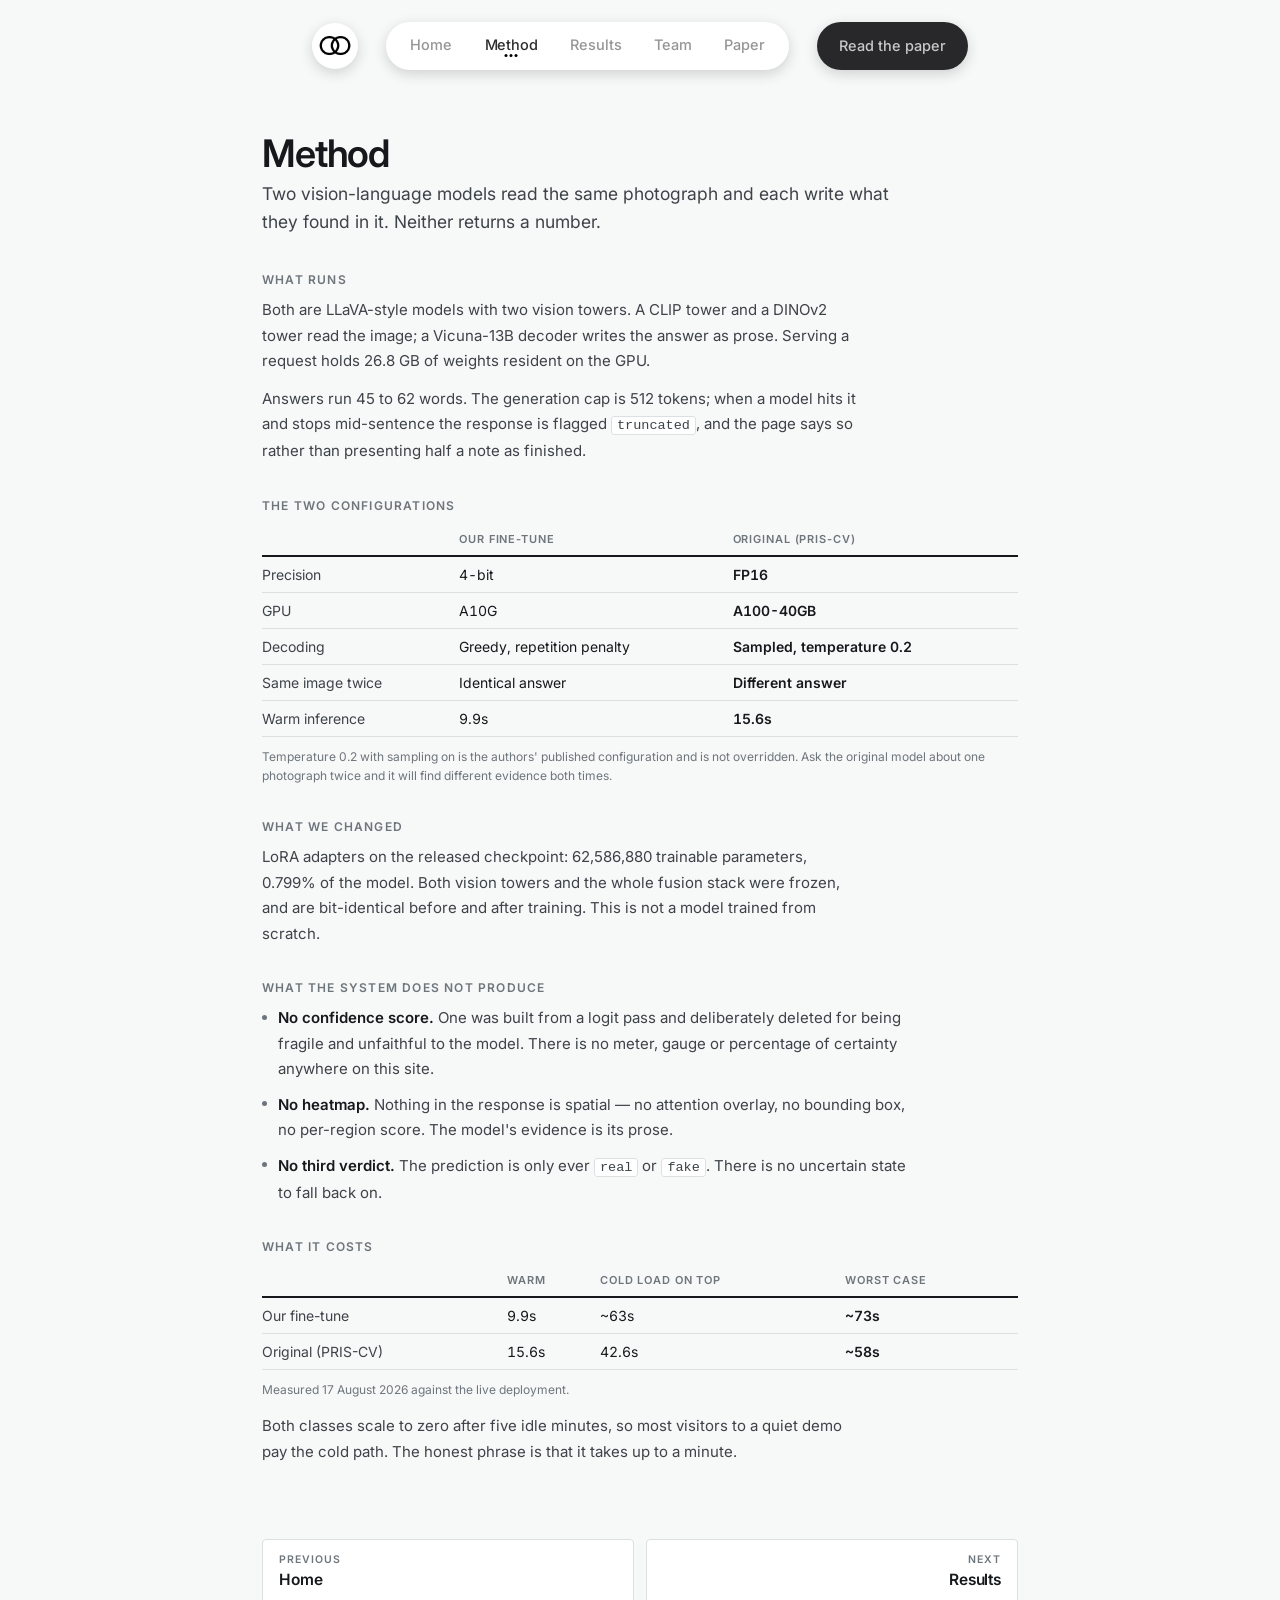
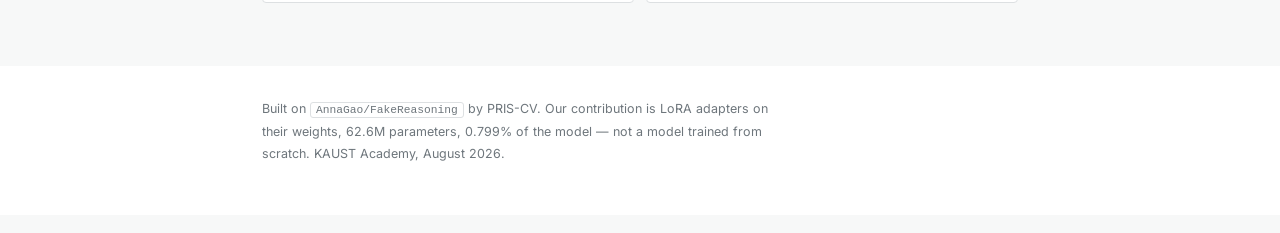
<file: method.html>
<!DOCTYPE html>
<html lang="en">
<head>
<meta charset="utf-8">
<meta name="viewport" content="width=device-width, initial-scale=1">

<title>Method — Not a score. An argument.</title>
<meta name="description" content="Two vision towers and a Vicuna-13B decoder, what the LoRA adapters changed, and what the system deliberately does not produce.">
<link rel="canonical" href="https://deepfake-detector-website.vercel.app/method.html">
<meta name="theme-color" content="#F7F8F8">

<link rel="icon" href="assets/mark.svg" type="image/svg+xml">
<link rel="icon" href="assets/favicon-32.png" sizes="32x32" type="image/png">
<link rel="apple-touch-icon" href="assets/apple-touch-icon.png">

<meta property="og:type" content="article">
<meta property="og:locale" content="en_US">
<meta property="og:site_name" content="Not a score. An argument.">
<meta property="og:url" content="https://deepfake-detector-website.vercel.app/method.html">
<meta property="og:title" content="Method — How it works">
<meta property="og:description" content="Two vision towers and a Vicuna-13B decoder, what the LoRA adapters changed, and what the system deliberately does not produce.">
<meta property="og:image" content="https://deepfake-detector-website.vercel.app/assets/og.png">
<meta property="og:image:type" content="image/png">
<meta property="og:image:width" content="1200">
<meta property="og:image:height" content="630">
<meta property="og:image:alt" content="Not a score. An argument. — a deepfake detector that answers in prose, from KAUST Academy.">

<meta name="twitter:card" content="summary_large_image">
<meta name="twitter:title" content="Method — How it works">
<meta name="twitter:description" content="Two vision towers and a Vicuna-13B decoder, what the LoRA adapters changed, and what the system deliberately does not produce.">
<meta name="twitter:image" content="https://deepfake-detector-website.vercel.app/assets/og.png">

<link rel="preconnect" href="https://fonts.googleapis.com">
<link rel="preconnect" href="https://fonts.gstatic.com" crossorigin>
<link href="https://fonts.googleapis.com/css2?family=Inter:wght@400;500;600&display=swap" rel="stylesheet">
<link rel="stylesheet" href="styles.css">
</head>
<body class="paper">

<a class="skip" href="#main">Skip to content</a>

<div class="page flat">

  <header class="header">
    <a class="logo" href="/" aria-label="Home">
      <img src="assets/logo.webp" width="52" height="52" alt="">
    </a>

    <nav class="nav-pill" aria-label="Primary">
      <a href="/">Home</a>
      <a href="/method.html" class="active" aria-current="page">Method</a>
      <a href="/results.html">Results</a>
      <a href="/team.html">Team</a>
      <a href="/paper.html">Paper</a>
    </nav>

    <a class="signin" href="assets/kasp_project_report.pdf" target="_blank" rel="noopener">Read the paper</a>

    <button class="burger" id="burger" aria-expanded="false" aria-controls="mobile-menu" aria-label="Menu">
      <span></span><span></span><span></span>
    </button>
  </header>

  <main class="doc-main" id="main">
    <section class="sec" aria-labelledby="page-h">
      <div class="sec-in">
        <h1 id="page-h">Method</h1>
        <p class="lede">Two vision-language models read the same photograph and each write what
          they found in it. Neither returns a number.</p>

        <h2>What runs</h2>
        <p>Both are LLaVA-style models with two vision towers. A CLIP tower and a DINOv2 tower
          read the image; a Vicuna-13B decoder writes the answer as prose. Serving a request
          holds 26.8&nbsp;GB of weights resident on the GPU.</p>
        <p>Answers run 45 to 62 words. The generation cap is 512 tokens; when a model hits it and
          stops mid-sentence the response is flagged <code>truncated</code>, and the page says so
          rather than presenting half a note as finished.</p>

        <h2>The two configurations</h2>
        <div class="fig-wrap">
          <table class="fig">
            <thead>
              <tr><th scope="col">&nbsp;</th><th scope="col">Our fine-tune</th><th scope="col">Original (PRIS-CV)</th></tr>
            </thead>
            <tbody>
              <tr><th scope="row">Precision</th><td>4-bit</td><td>FP16</td></tr>
              <tr><th scope="row">GPU</th><td>A10G</td><td>A100-40GB</td></tr>
              <tr><th scope="row">Decoding</th><td>Greedy, repetition penalty</td><td>Sampled, temperature 0.2</td></tr>
              <tr><th scope="row">Same image twice</th><td>Identical answer</td><td>Different answer</td></tr>
              <tr><th scope="row">Warm inference</th><td>9.9s</td><td>15.6s</td></tr>
            </tbody>
            <caption>Temperature 0.2 with sampling on is the authors' published configuration and
              is not overridden. Ask the original model about one photograph twice and it will find
              different evidence both times.</caption>
          </table>
        </div>

        <h2>What we changed</h2>
        <p>LoRA adapters on the released checkpoint: 62,586,880 trainable parameters, 0.799% of the
          model. Both vision towers and the whole fusion stack were frozen, and are bit-identical
          before and after training. This is not a model trained from scratch.</p>

        <h2>What the system does not produce</h2>
        <ul>
          <li><b>No confidence score.</b> One was built from a logit pass and deliberately deleted
            for being fragile and unfaithful to the model. There is no meter, gauge or percentage
            of certainty anywhere on this site.</li>
          <li><b>No heatmap.</b> Nothing in the response is spatial — no attention overlay, no
            bounding box, no per-region score. The model's evidence is its prose.</li>
          <li><b>No third verdict.</b> The prediction is only ever <code>real</code> or
            <code>fake</code>. There is no uncertain state to fall back on.</li>
        </ul>

        <h2>What it costs</h2>
        <div class="fig-wrap">
          <table class="fig">
            <thead>
              <tr><th scope="col">&nbsp;</th><th scope="col">Warm</th><th scope="col">Cold load on top</th><th scope="col">Worst case</th></tr>
            </thead>
            <tbody>
              <tr><th scope="row">Our fine-tune</th><td>9.9s</td><td>~63s</td><td>~73s</td></tr>
              <tr><th scope="row">Original (PRIS-CV)</th><td>15.6s</td><td>42.6s</td><td>~58s</td></tr>
            </tbody>
            <caption>Measured 17 August 2026 against the live deployment.</caption>
          </table>
        </div>
        <p>Both classes scale to zero after five idle minutes, so most visitors to a quiet demo pay
          the cold path. The honest phrase is that it takes up to a minute.</p>
      </div>
    </section>

    <nav class="pager" aria-label="More sections">
      <a class="prev" href="/"><span>Previous</span><b>Home</b></a>
      <a class="next" href="/results.html"><span>Next</span><b>Results</b></a>
    </nav>
  </main>

  <footer class="sec flow-foot">
    <div class="sec-in">
      <p>Built on <code>AnnaGao/FakeReasoning</code> by PRIS-CV. Our contribution is LoRA adapters on their weights, 62.6M parameters, 0.799% of the model &mdash; not a model trained from scratch. KAUST Academy, August 2026.</p>
    </div>
  </footer>

</div>

<div class="overlay" id="overlay" hidden></div>

<div class="sheet" id="mobile-menu" hidden>
  <nav aria-label="Mobile">
    <a href="/">Home</a>
    <a href="/method.html" class="active" aria-current="page">Method</a>
    <a href="/results.html">Results</a>
    <a href="/team.html">Team</a>
    <a href="/paper.html">Paper</a>
    <a href="assets/kasp_project_report.pdf" class="sheet-cta" target="_blank" rel="noopener">Read the paper</a>
  </nav>
</div>

<script src="nav.js"></script>
</body>
</html>
</file>
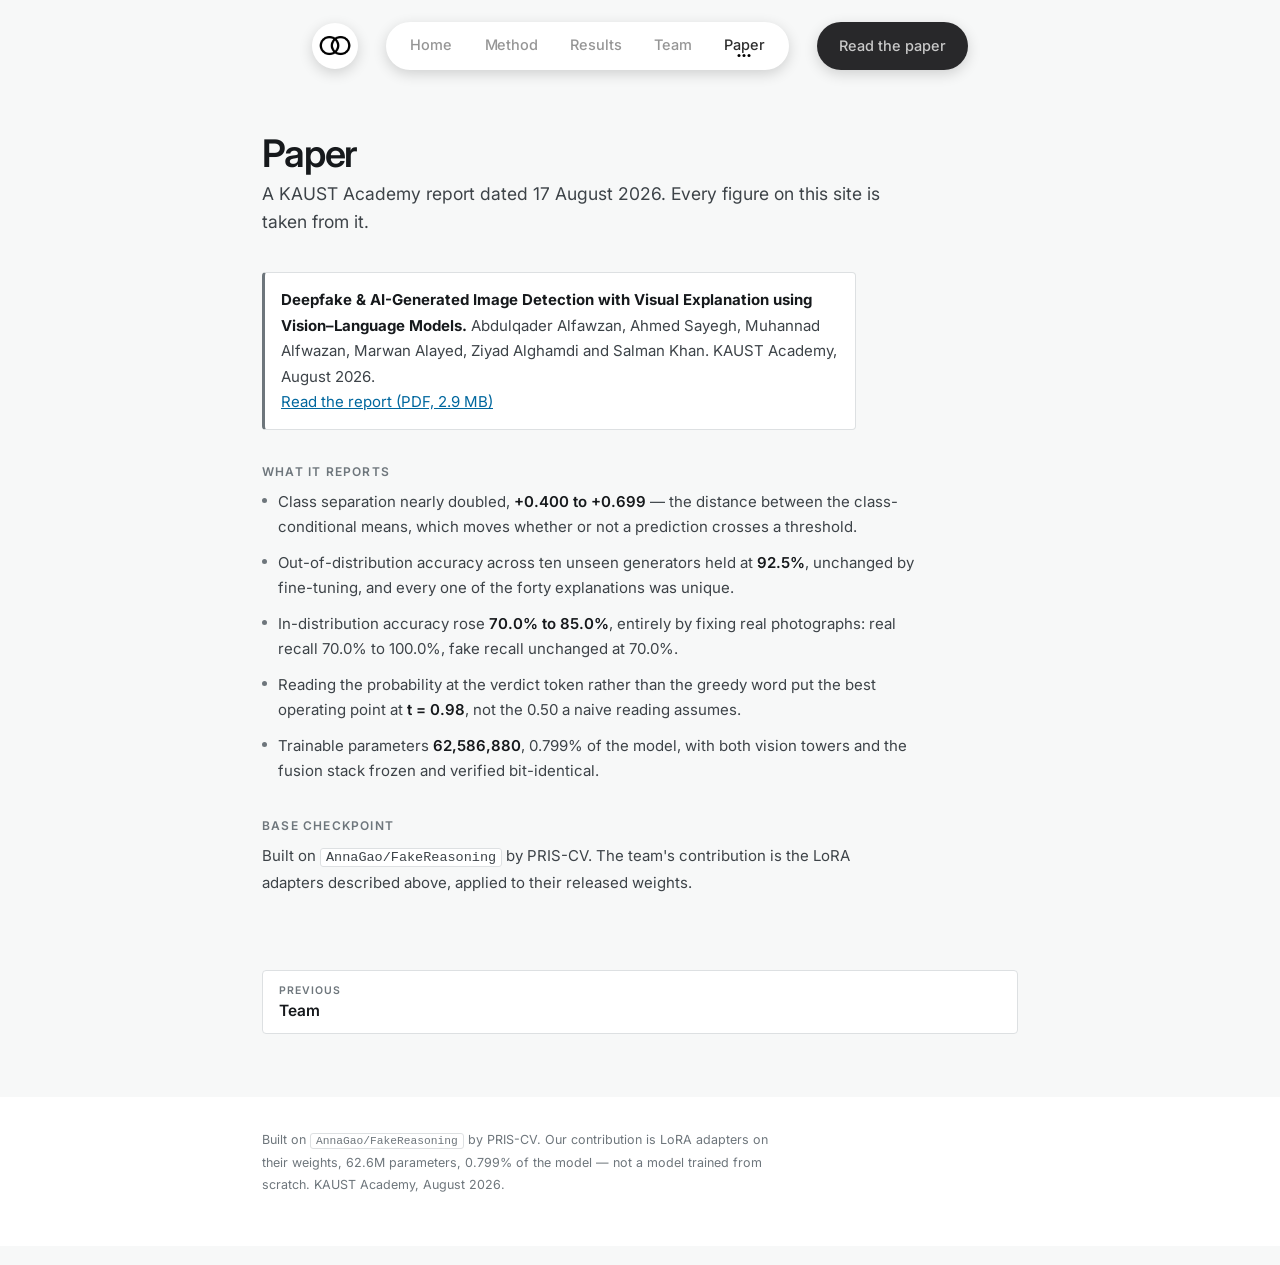
<file: paper.html>
<!DOCTYPE html>
<html lang="en">
<head>
<meta charset="utf-8">
<meta name="viewport" content="width=device-width, initial-scale=1">

<title>Paper — Not a score. An argument.</title>
<meta name="description" content="Deepfake and AI-Generated Image Detection with Visual Explanation using Vision-Language Models. KAUST Academy, August 2026.">
<link rel="canonical" href="https://deepfake-detector-website.vercel.app/paper.html">
<meta name="theme-color" content="#F7F8F8">

<link rel="icon" href="assets/mark.svg" type="image/svg+xml">
<link rel="icon" href="assets/favicon-32.png" sizes="32x32" type="image/png">
<link rel="apple-touch-icon" href="assets/apple-touch-icon.png">

<meta property="og:type" content="article">
<meta property="og:locale" content="en_US">
<meta property="og:site_name" content="Not a score. An argument.">
<meta property="og:url" content="https://deepfake-detector-website.vercel.app/paper.html">
<meta property="og:title" content="Paper — The report">
<meta property="og:description" content="Deepfake and AI-Generated Image Detection with Visual Explanation using Vision-Language Models. KAUST Academy, August 2026.">
<meta property="og:image" content="https://deepfake-detector-website.vercel.app/assets/og.png">
<meta property="og:image:type" content="image/png">
<meta property="og:image:width" content="1200">
<meta property="og:image:height" content="630">
<meta property="og:image:alt" content="Not a score. An argument. — a deepfake detector that answers in prose, from KAUST Academy.">

<meta name="twitter:card" content="summary_large_image">
<meta name="twitter:title" content="Paper — The report">
<meta name="twitter:description" content="Deepfake and AI-Generated Image Detection with Visual Explanation using Vision-Language Models. KAUST Academy, August 2026.">
<meta name="twitter:image" content="https://deepfake-detector-website.vercel.app/assets/og.png">

<link rel="preconnect" href="https://fonts.googleapis.com">
<link rel="preconnect" href="https://fonts.gstatic.com" crossorigin>
<link href="https://fonts.googleapis.com/css2?family=Inter:wght@400;500;600&display=swap" rel="stylesheet">
<link rel="stylesheet" href="styles.css">
</head>
<body class="paper">

<a class="skip" href="#main">Skip to content</a>

<div class="page flat">

  <header class="header">
    <a class="logo" href="/" aria-label="Home">
      <img src="assets/logo.webp" width="52" height="52" alt="">
    </a>

    <nav class="nav-pill" aria-label="Primary">
      <a href="/">Home</a>
      <a href="/method.html">Method</a>
      <a href="/results.html">Results</a>
      <a href="/team.html">Team</a>
      <a href="/paper.html" class="active" aria-current="page">Paper</a>
    </nav>

    <a class="signin" href="assets/kasp_project_report.pdf" target="_blank" rel="noopener">Read the paper</a>

    <button class="burger" id="burger" aria-expanded="false" aria-controls="mobile-menu" aria-label="Menu">
      <span></span><span></span><span></span>
    </button>
  </header>

  <main class="doc-main" id="main">
    <section class="sec" aria-labelledby="page-h">
      <div class="sec-in">
        <h1 id="page-h">Paper</h1>
        <p class="lede">A KAUST Academy report dated 17 August 2026. Every figure on this site is
          taken from it.</p>

        <p class="note"><b>Deepfake &amp; AI-Generated Image Detection with Visual Explanation using
          Vision&ndash;Language Models.</b> Abdulqader Alfawzan, Ahmed Sayegh, Muhannad Alfwazan,
          Marwan Alayed, Ziyad Alghamdi and Salman Khan. KAUST Academy, August 2026.<br>
          <a href="assets/kasp_project_report.pdf">Read the report (PDF, 2.9&nbsp;MB)</a></p>

        <h2>What it reports</h2>
        <ul>
          <li>Class separation nearly doubled, <b>+0.400 to +0.699</b> — the distance between
            the class-conditional means, which moves whether or not a prediction crosses a threshold.</li>
          <li>Out-of-distribution accuracy across ten unseen generators held at <b>92.5%</b>,
            unchanged by fine-tuning, and every one of the forty explanations was unique.</li>
          <li>In-distribution accuracy rose <b>70.0% to 85.0%</b>, entirely by fixing real
            photographs: real recall 70.0% to 100.0%, fake recall unchanged at 70.0%.</li>
          <li>Reading the probability at the verdict token rather than the greedy word put the best
            operating point at <b>t = 0.98</b>, not the 0.50 a naive reading assumes.</li>
          <li>Trainable parameters <b>62,586,880</b>, 0.799% of the model, with both vision towers
            and the fusion stack frozen and verified bit-identical.</li>
        </ul>

        <h2>Base checkpoint</h2>
        <p>Built on <code>AnnaGao/FakeReasoning</code> by PRIS-CV. The team's contribution is the
          LoRA adapters described above, applied to their released weights.</p>
      </div>
    </section>

    <nav class="pager" aria-label="More sections">
      <a class="prev" href="/team.html"><span>Previous</span><b>Team</b></a>
    </nav>
  </main>

  <footer class="sec flow-foot">
    <div class="sec-in">
      <p>Built on <code>AnnaGao/FakeReasoning</code> by PRIS-CV. Our contribution is LoRA adapters on their weights, 62.6M parameters, 0.799% of the model &mdash; not a model trained from scratch. KAUST Academy, August 2026.</p>
    </div>
  </footer>

</div>

<div class="overlay" id="overlay" hidden></div>

<div class="sheet" id="mobile-menu" hidden>
  <nav aria-label="Mobile">
    <a href="/">Home</a>
    <a href="/method.html">Method</a>
    <a href="/results.html">Results</a>
    <a href="/team.html">Team</a>
    <a href="/paper.html" class="active" aria-current="page">Paper</a>
    <a href="assets/kasp_project_report.pdf" class="sheet-cta" target="_blank" rel="noopener">Read the paper</a>
  </nav>
</div>

<script src="nav.js"></script>
</body>
</html>
</file>
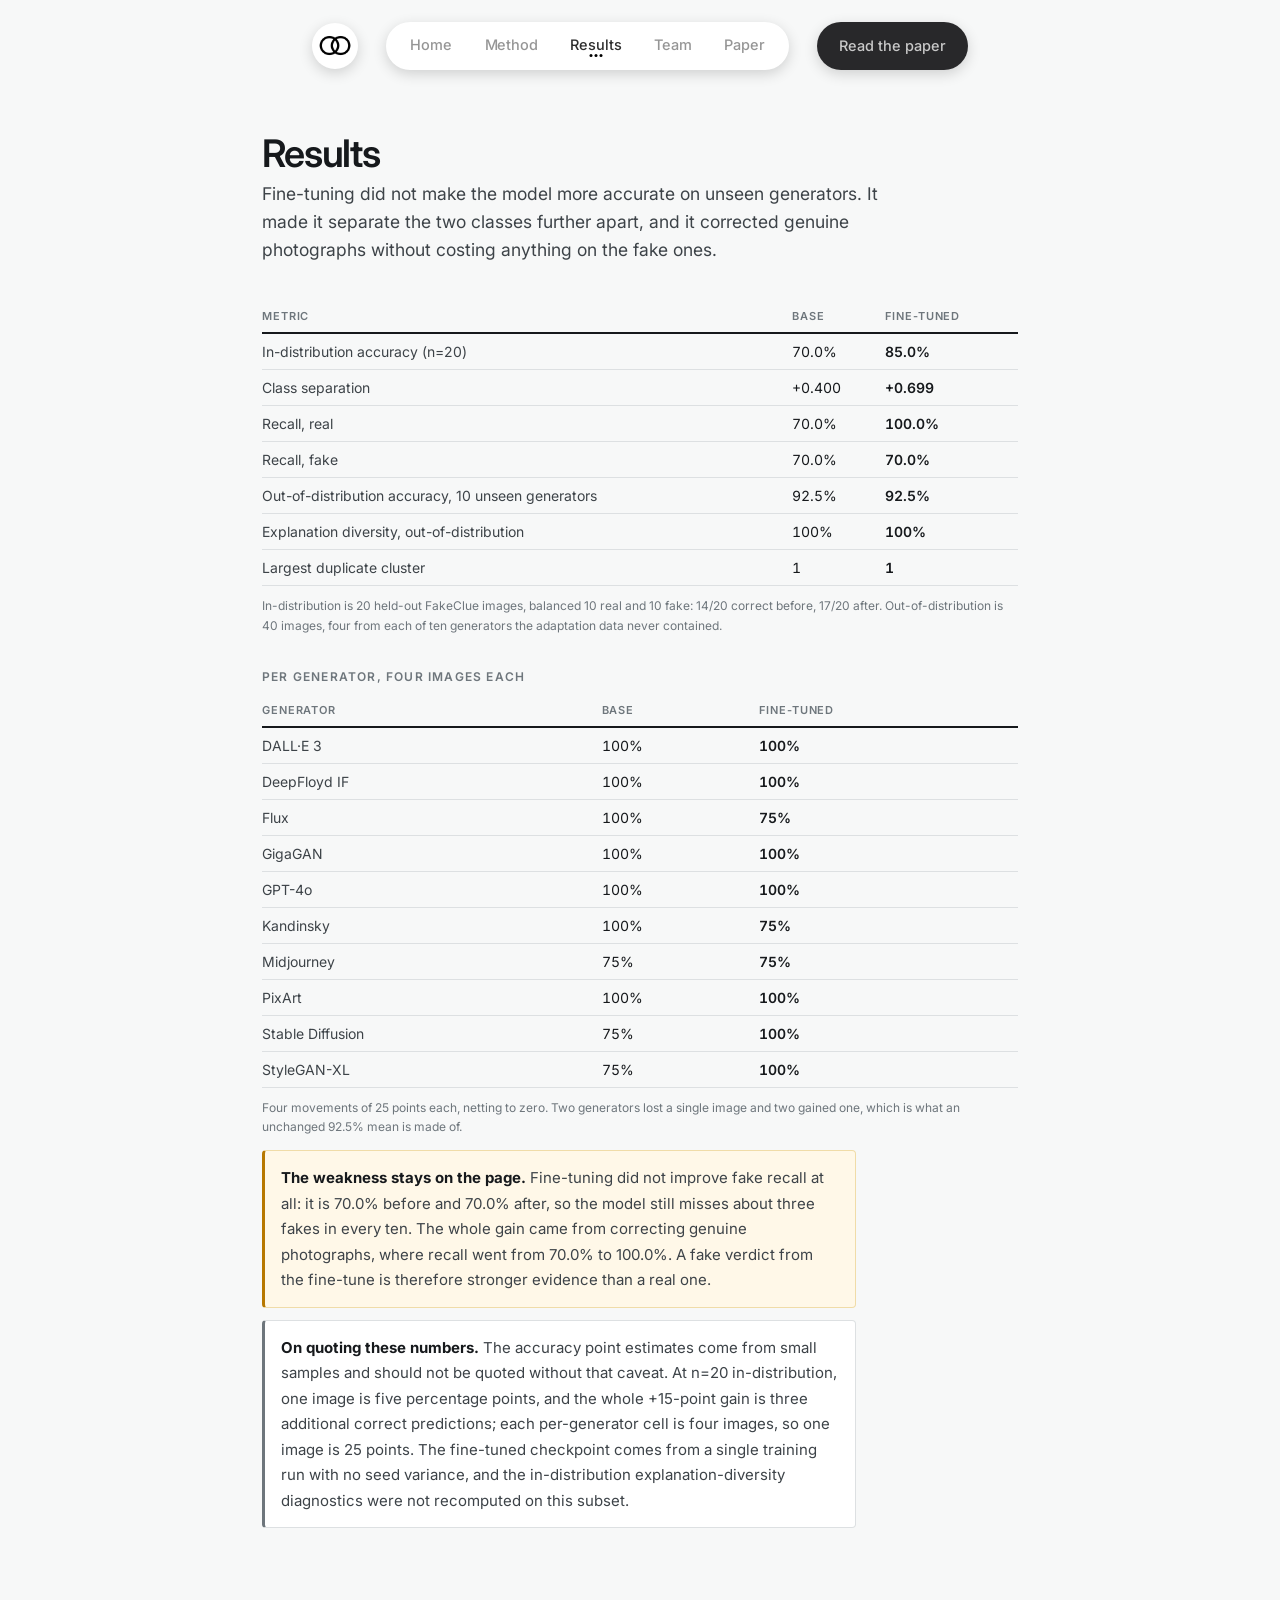
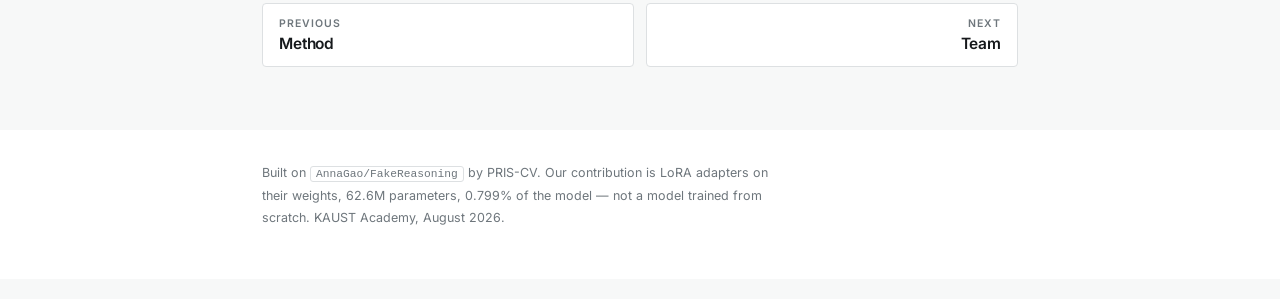
<file: results.html>
<!DOCTYPE html>
<html lang="en">
<head>
<meta charset="utf-8">
<meta name="viewport" content="width=device-width, initial-scale=1">

<title>Results — Not a score. An argument.</title>
<meta name="description" content="92.5% on ten unseen generators, class separation from +0.400 to +0.699, and the fake-recall weakness that fine-tuning did not fix.">
<link rel="canonical" href="https://deepfake-detector-website.vercel.app/results.html">
<meta name="theme-color" content="#F7F8F8">

<link rel="icon" href="assets/mark.svg" type="image/svg+xml">
<link rel="icon" href="assets/favicon-32.png" sizes="32x32" type="image/png">
<link rel="apple-touch-icon" href="assets/apple-touch-icon.png">

<meta property="og:type" content="article">
<meta property="og:locale" content="en_US">
<meta property="og:site_name" content="Not a score. An argument.">
<meta property="og:url" content="https://deepfake-detector-website.vercel.app/results.html">
<meta property="og:title" content="Results — What it measures">
<meta property="og:description" content="92.5% on ten unseen generators, class separation from +0.400 to +0.699, and the fake-recall weakness that fine-tuning did not fix.">
<meta property="og:image" content="https://deepfake-detector-website.vercel.app/assets/og.png">
<meta property="og:image:type" content="image/png">
<meta property="og:image:width" content="1200">
<meta property="og:image:height" content="630">
<meta property="og:image:alt" content="Not a score. An argument. — a deepfake detector that answers in prose, from KAUST Academy.">

<meta name="twitter:card" content="summary_large_image">
<meta name="twitter:title" content="Results — What it measures">
<meta name="twitter:description" content="92.5% on ten unseen generators, class separation from +0.400 to +0.699, and the fake-recall weakness that fine-tuning did not fix.">
<meta name="twitter:image" content="https://deepfake-detector-website.vercel.app/assets/og.png">

<link rel="preconnect" href="https://fonts.googleapis.com">
<link rel="preconnect" href="https://fonts.gstatic.com" crossorigin>
<link href="https://fonts.googleapis.com/css2?family=Inter:wght@400;500;600&display=swap" rel="stylesheet">
<link rel="stylesheet" href="styles.css">
</head>
<body class="paper">

<a class="skip" href="#main">Skip to content</a>

<div class="page flat">

  <header class="header">
    <a class="logo" href="/" aria-label="Home">
      <img src="assets/logo.webp" width="52" height="52" alt="">
    </a>

    <nav class="nav-pill" aria-label="Primary">
      <a href="/">Home</a>
      <a href="/method.html">Method</a>
      <a href="/results.html" class="active" aria-current="page">Results</a>
      <a href="/team.html">Team</a>
      <a href="/paper.html">Paper</a>
    </nav>

    <a class="signin" href="assets/kasp_project_report.pdf" target="_blank" rel="noopener">Read the paper</a>

    <button class="burger" id="burger" aria-expanded="false" aria-controls="mobile-menu" aria-label="Menu">
      <span></span><span></span><span></span>
    </button>
  </header>

  <main class="doc-main" id="main">
    <section class="sec" aria-labelledby="page-h">
      <div class="sec-in">
        <h1 id="page-h">Results</h1>
        <p class="lede">Fine-tuning did not make the model more accurate on unseen generators. It
          made it separate the two classes further apart, and it corrected genuine photographs
          without costing anything on the fake ones.</p>

        <div class="fig-wrap">
          <table class="fig">
            <thead>
              <tr><th scope="col">Metric</th><th scope="col">Base</th><th scope="col">Fine-tuned</th></tr>
            </thead>
            <tbody>
              <tr><th scope="row">In-distribution accuracy (n=20)</th><td>70.0%</td><td>85.0%</td></tr>
              <tr><th scope="row">Class separation</th><td>+0.400</td><td>+0.699</td></tr>
              <tr><th scope="row">Recall, real</th><td>70.0%</td><td>100.0%</td></tr>
              <tr><th scope="row">Recall, fake</th><td>70.0%</td><td>70.0%</td></tr>
              <tr><th scope="row">Out-of-distribution accuracy, 10 unseen generators</th><td>92.5%</td><td>92.5%</td></tr>
              <tr><th scope="row">Explanation diversity, out-of-distribution</th><td>100%</td><td>100%</td></tr>
              <tr><th scope="row">Largest duplicate cluster</th><td>1</td><td>1</td></tr>
            </tbody>
            <caption>In-distribution is 20 held-out FakeClue images, balanced 10 real and 10 fake:
              14/20 correct before, 17/20 after. Out-of-distribution is 40 images, four from each of
              ten generators the adaptation data never contained.</caption>
          </table>
        </div>

        <h2>Per generator, four images each</h2>
        <div class="fig-wrap">
          <table class="fig">
            <thead>
              <tr><th scope="col">Generator</th><th scope="col">Base</th><th scope="col">Fine-tuned</th></tr>
            </thead>
            <tbody>
              <tr><th scope="row">DALL&middot;E 3</th><td>100%</td><td>100%</td></tr>
              <tr><th scope="row">DeepFloyd IF</th><td>100%</td><td>100%</td></tr>
              <tr><th scope="row">Flux</th><td>100%</td><td>75%</td></tr>
              <tr><th scope="row">GigaGAN</th><td>100%</td><td>100%</td></tr>
              <tr><th scope="row">GPT-4o</th><td>100%</td><td>100%</td></tr>
              <tr><th scope="row">Kandinsky</th><td>100%</td><td>75%</td></tr>
              <tr><th scope="row">Midjourney</th><td>75%</td><td>75%</td></tr>
              <tr><th scope="row">PixArt</th><td>100%</td><td>100%</td></tr>
              <tr><th scope="row">Stable Diffusion</th><td>75%</td><td>100%</td></tr>
              <tr><th scope="row">StyleGAN-XL</th><td>75%</td><td>100%</td></tr>
            </tbody>
            <caption>Four movements of 25 points each, netting to zero. Two generators lost a single
              image and two gained one, which is what an unchanged 92.5% mean is made of.</caption>
          </table>
        </div>

        <p class="note warn"><b>The weakness stays on the page.</b> Fine-tuning did not improve fake
          recall at all: it is 70.0% before and 70.0% after, so the model still misses about three
          fakes in every ten. The whole gain came from correcting genuine photographs, where recall
          went from 70.0% to 100.0%. A fake verdict from the fine-tune is therefore stronger evidence
          than a real one.</p>

        <p class="note"><b>On quoting these numbers.</b> The accuracy point estimates come from small
          samples and should not be quoted without that caveat. At n=20 in-distribution, one image is
          five percentage points, and the whole +15-point gain is three additional correct
          predictions; each per-generator cell is four images, so one image is 25 points. The
          fine-tuned checkpoint comes from a single training run with no seed variance, and the
          in-distribution explanation-diversity diagnostics were not recomputed on this subset.</p>
      </div>
    </section>

    <nav class="pager" aria-label="More sections">
      <a class="prev" href="/method.html"><span>Previous</span><b>Method</b></a>
      <a class="next" href="/team.html"><span>Next</span><b>Team</b></a>
    </nav>
  </main>

  <footer class="sec flow-foot">
    <div class="sec-in">
      <p>Built on <code>AnnaGao/FakeReasoning</code> by PRIS-CV. Our contribution is LoRA adapters on their weights, 62.6M parameters, 0.799% of the model &mdash; not a model trained from scratch. KAUST Academy, August 2026.</p>
    </div>
  </footer>

</div>

<div class="overlay" id="overlay" hidden></div>

<div class="sheet" id="mobile-menu" hidden>
  <nav aria-label="Mobile">
    <a href="/">Home</a>
    <a href="/method.html">Method</a>
    <a href="/results.html" class="active" aria-current="page">Results</a>
    <a href="/team.html">Team</a>
    <a href="/paper.html">Paper</a>
    <a href="assets/kasp_project_report.pdf" class="sheet-cta" target="_blank" rel="noopener">Read the paper</a>
  </nav>
</div>

<script src="nav.js"></script>
</body>
</html>
</file>
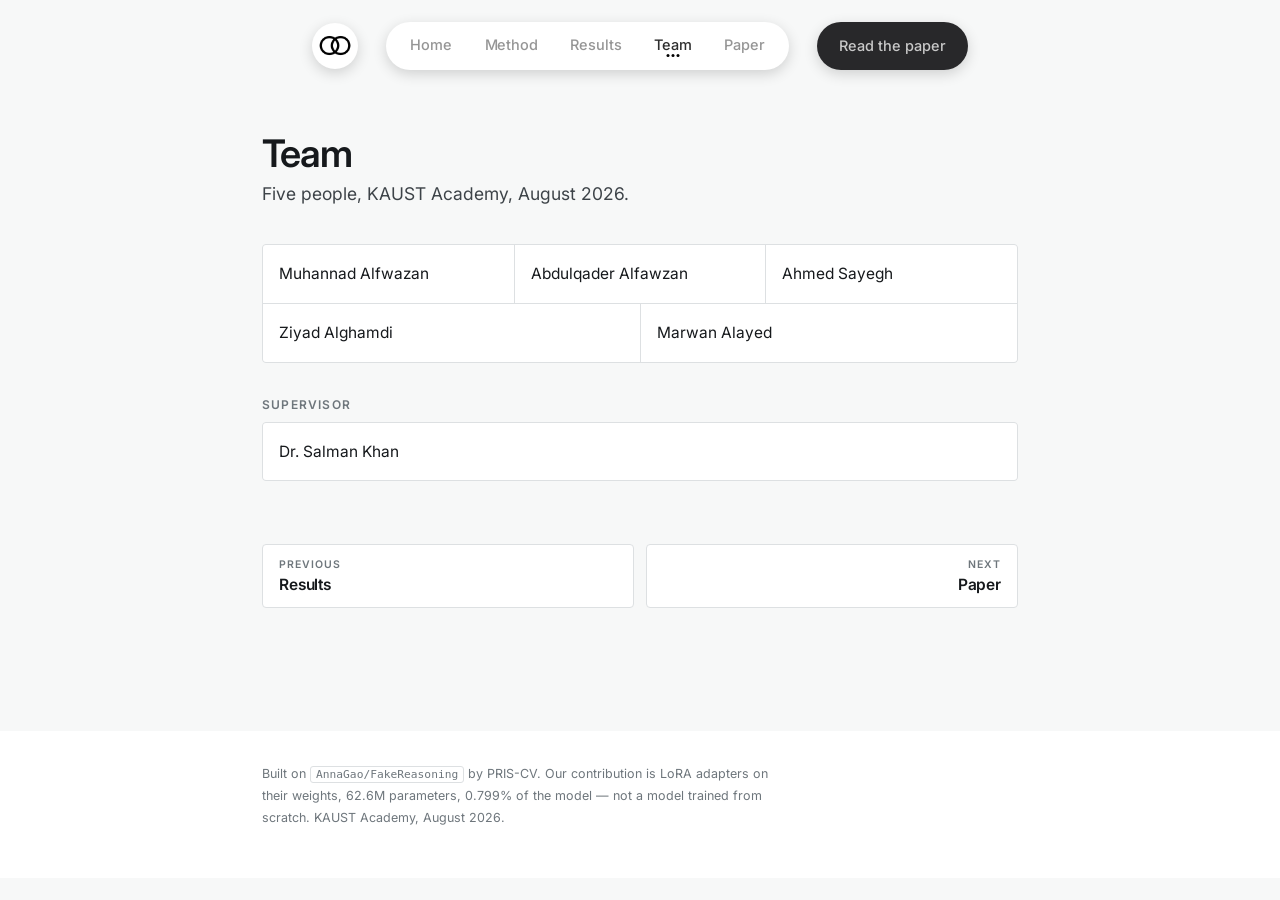
<file: team.html>
<!DOCTYPE html>
<html lang="en">
<head>
<meta charset="utf-8">
<meta name="viewport" content="width=device-width, initial-scale=1">

<title>Team — Not a score. An argument.</title>
<meta name="description" content="Five people and a supervisor. KAUST Academy, August 2026.">
<link rel="canonical" href="https://deepfake-detector-website.vercel.app/team.html">
<meta name="theme-color" content="#F7F8F8">

<link rel="icon" href="assets/mark.svg" type="image/svg+xml">
<link rel="icon" href="assets/favicon-32.png" sizes="32x32" type="image/png">
<link rel="apple-touch-icon" href="assets/apple-touch-icon.png">

<meta property="og:type" content="article">
<meta property="og:locale" content="en_US">
<meta property="og:site_name" content="Not a score. An argument.">
<meta property="og:url" content="https://deepfake-detector-website.vercel.app/team.html">
<meta property="og:title" content="Team — Who built it">
<meta property="og:description" content="Five people and a supervisor. KAUST Academy, August 2026.">
<meta property="og:image" content="https://deepfake-detector-website.vercel.app/assets/og.png">
<meta property="og:image:type" content="image/png">
<meta property="og:image:width" content="1200">
<meta property="og:image:height" content="630">
<meta property="og:image:alt" content="Not a score. An argument. — a deepfake detector that answers in prose, from KAUST Academy.">

<meta name="twitter:card" content="summary_large_image">
<meta name="twitter:title" content="Team — Who built it">
<meta name="twitter:description" content="Five people and a supervisor. KAUST Academy, August 2026.">
<meta name="twitter:image" content="https://deepfake-detector-website.vercel.app/assets/og.png">

<link rel="preconnect" href="https://fonts.googleapis.com">
<link rel="preconnect" href="https://fonts.gstatic.com" crossorigin>
<link href="https://fonts.googleapis.com/css2?family=Inter:wght@400;500;600&display=swap" rel="stylesheet">
<link rel="stylesheet" href="styles.css">
</head>
<body class="paper">

<a class="skip" href="#main">Skip to content</a>

<div class="page flat">

  <header class="header">
    <a class="logo" href="/" aria-label="Home">
      <img src="assets/logo.webp" width="52" height="52" alt="">
    </a>

    <nav class="nav-pill" aria-label="Primary">
      <a href="/">Home</a>
      <a href="/method.html">Method</a>
      <a href="/results.html">Results</a>
      <a href="/team.html" class="active" aria-current="page">Team</a>
      <a href="/paper.html">Paper</a>
    </nav>

    <a class="signin" href="assets/kasp_project_report.pdf" target="_blank" rel="noopener">Read the paper</a>

    <button class="burger" id="burger" aria-expanded="false" aria-controls="mobile-menu" aria-label="Menu">
      <span></span><span></span><span></span>
    </button>
  </header>

  <main class="doc-main" id="main">
    <section class="sec" aria-labelledby="page-h">
      <div class="sec-in">
        <h1 id="page-h">Team</h1>
        <p class="lede">Five people, KAUST Academy, August 2026.</p>

        <ul class="roster">
          <li>Muhannad Alfwazan</li>
          <li>Abdulqader Alfawzan</li>
          <li>Ahmed Sayegh</li>
          <li>Ziyad Alghamdi</li>
          <li>Marwan Alayed</li>
        </ul>

        <h2>Supervisor</h2>
        <ul class="roster">
          <li>Dr. Salman Khan</li>
        </ul>
      </div>
    </section>

    <nav class="pager" aria-label="More sections">
      <a class="prev" href="/results.html"><span>Previous</span><b>Results</b></a>
      <a class="next" href="/paper.html"><span>Next</span><b>Paper</b></a>
    </nav>
  </main>

  <footer class="sec flow-foot">
    <div class="sec-in">
      <p>Built on <code>AnnaGao/FakeReasoning</code> by PRIS-CV. Our contribution is LoRA adapters on their weights, 62.6M parameters, 0.799% of the model &mdash; not a model trained from scratch. KAUST Academy, August 2026.</p>
    </div>
  </footer>

</div>

<div class="overlay" id="overlay" hidden></div>

<div class="sheet" id="mobile-menu" hidden>
  <nav aria-label="Mobile">
    <a href="/">Home</a>
    <a href="/method.html">Method</a>
    <a href="/results.html">Results</a>
    <a href="/team.html" class="active" aria-current="page">Team</a>
    <a href="/paper.html">Paper</a>
    <a href="assets/kasp_project_report.pdf" class="sheet-cta" target="_blank" rel="noopener">Read the paper</a>
  </nav>
</div>

<script src="nav.js"></script>
</body>
</html>
</file>
<file: styles.css>
/* DotGothic16 — SIL Open Font License 1.1, see fonts/OFL.txt. Latin subset,
   self-hosted, 10.5 KB. Replaces Bubbledot ICG, a commercial face that was
   being hotlinked from db.onlinewebfonts.com without a licence. */
@font-face{
  font-family:"DotGothic16";
  src:url("fonts/DotGothic16-latin.woff2") format("woff2");
  font-weight:400;
  font-style:normal;
  font-display:swap;
}

:root{
  --bg:#000000;
  --text:#ffffff;
  --muted:#8e8e8e;
  --nav-text:#2e2e2e;
  --pill-dark:#28282a;
  --sign-in-text:#c8c8c8;
  --nav-shadow:0 4px 14px rgba(0,0,0,.16);
  --trust-bg:#28282a;
  --trust-border:rgba(255,255,255,.4);
  --trust-text:#c4c2c3;
  --font-sans:"Inter","Segoe UI",system-ui,sans-serif;
  --font-display:"DotGothic16",ui-monospace,SFMono-Regular,Menlo,monospace;

  /* light reading surface */
  --doc-paper:#F7F8F8;
  --doc-card:#ffffff;
  --doc-mat:#E9EAEA;
  --doc-ink:#16191C;
  --doc-body:#3D4348;
  --doc-muted:#6E767C;
  --doc-line:#DDE0E2;
  --doc-accent:#00679E;
  --doc-flag:#B77800;
  --doc-flag-bg:#FFF8E8;

  --ease:cubic-bezier(.22,1,.36,1);
}

*{box-sizing:border-box}
/* The hidden attribute only sets display:none at the UA level, so any rule
   that sets display beats it. .cta-wrap is display:flex and .mat span is
   display:grid, and both are toggled with .hidden from JS, so both were
   staying on screen. This makes hidden mean hidden. */
[hidden]{display:none!important}
html,body{margin:0;padding:0}
html{scroll-behavior:smooth}
body{
  background:var(--bg);color:var(--text);
  font-family:var(--font-sans);
  min-height:100vh;min-height:100dvh;overflow-x:hidden;
  -webkit-font-smoothing:antialiased;-moz-osx-font-smoothing:grayscale;
}

/* ---------------- background video ---------------- */
/* Fixed, not absolute. Absolute made the scrim scroll away with the page, so
   only a moving slice of the vignette was ever on screen: at rest its dark top
   and bottom edges framed the hero, and a small scroll took the top edge away,
   which reads as the shadow thinning out. Fixed pins the gradient to the
   viewport so it is identical at every scroll position. .flow is opaque and
   sits above it, so it covers this cleanly on the way past. */
.bg{position:fixed;inset:0;z-index:0;background:var(--bg);overflow:hidden}
.bg-video{position:absolute;inset:0;width:100%;height:100%;object-fit:cover;
  pointer-events:none;z-index:0}
/* Scrim. The footage runs bright lavender in places and the whole landing is
   white type over it, so the contrast floor cannot be met against the video
   alone. Darkest at the edges and behind the headline, lightest at the top
   third where the footage does its work. */
.bg::after{
  content:"";position:absolute;inset:0;pointer-events:none;z-index:1;
  background:
    radial-gradient(115% 75% at 50% 44%, rgba(0,0,0,.50) 0%, rgba(0,0,0,.58) 60%, rgba(0,0,0,.74) 100%),
    linear-gradient(180deg, rgba(0,0,0,.42) 0%, rgba(0,0,0,.26) 26%, rgba(0,0,0,.46) 68%, rgba(0,0,0,.66) 100%);
}

/* ---------------- page shell ---------------- */
.page{
  position:relative;z-index:1;
  display:flex;flex-direction:column;align-items:center;
  height:100vh;height:100dvh;overflow:hidden;
  padding:clamp(16px,2.4vh,28px) clamp(14px,3vw,32px);
}

/* ---------------- header ---------------- */
.header{
  flex:0 0 auto;width:100%;max-width:720px;
  display:flex;align-items:center;justify-content:center;
  gap:clamp(18px,2.8vw,28px);
  animation:slideDown .7s var(--ease) both;
}
.logo{
  width:clamp(40px,4.4vw,46px);height:clamp(40px,4.4vw,46px);
  border-radius:50%;background:#fff;box-shadow:var(--nav-shadow);
  display:grid;place-items:center;flex:0 0 auto;
  transition:transform .2s var(--ease);
}
.logo:hover{transform:scale(1.04)}
.logo img{width:72%;height:72%;object-fit:contain;display:block}

.nav-pill{
  flex:1 1 auto;max-width:486px;
  height:clamp(44px,5.2vw,48px);
  background:#fff;border-radius:999px;box-shadow:var(--nav-shadow);
  padding:4px 8px;
  display:flex;align-items:center;justify-content:space-around;
}
.nav-pill a{
  position:relative;
  font-family:var(--font-sans);font-weight:500;
  font-size:clamp(12.5px,1.35vw,14.5px);letter-spacing:-.01em;
  color:var(--nav-text);text-decoration:none;opacity:.5;
  padding:6px 9px 9px;
  transition:opacity .18s var(--ease);
}
.nav-pill a:hover{opacity:.75}
.nav-pill a.active{opacity:1}
.nav-pill a.active::after{
  content:"";position:absolute;left:50%;bottom:5px;
  width:3px;height:3px;border-radius:50%;background:#000;
  transform:translateX(-50%);
  box-shadow:-5px 0 0 #000,5px 0 0 #000;
}
.nav-pill a:focus-visible,.signin:focus-visible,.cta:focus-visible,
.cta-alt:focus-visible,.burger:focus-visible,.doc-close:focus-visible{
  outline:2px solid #fff;outline-offset:3px;border-radius:6px;
}

.signin{
  flex:0 0 auto;
  height:clamp(44px,5.2vw,48px);
  display:grid;place-items:center;
  padding:0 clamp(16px,2vw,22px);
  background:var(--pill-dark);color:var(--sign-in-text);
  border-radius:999px;box-shadow:var(--nav-shadow);
  font-size:clamp(13px,1.4vw,14.5px);font-weight:500;text-decoration:none;
  white-space:nowrap;
  transition:background .18s var(--ease),color .18s var(--ease),transform .18s var(--ease);
}
.signin:hover{background:#323234;color:#fff;transform:translateY(-1px)}

.burger{display:none}

/* ---------------- hero ---------------- */
.hero{
  flex:1 1 auto;width:100%;max-width:900px;
  display:flex;flex-direction:column;align-items:center;justify-content:center;
  text-align:center;
}

/* trust row */
.trust{
  --trust-size:clamp(36px,4.5vw,42px);
  display:inline-flex;align-items:center;
  margin-bottom:clamp(16px,2.5vh,26px);
}
.avatars{display:inline-flex;align-items:center}
.av{
  width:var(--trust-size);height:var(--trust-size);
  border-radius:50%;background:var(--trust-bg);
  border:1px solid var(--trust-border);
  padding:5px;display:block;
  transition:transform .35s var(--ease);
}
.av-in{
  width:100%;height:100%;border-radius:50%;background:#fff;
  display:grid;place-items:center;
}
.av-in svg{width:calc(var(--trust-size) * .34);height:calc(var(--trust-size) * .34);
  display:block;color:#111;fill:currentColor}
.av.a1{z-index:1}
.av.a2{z-index:2;margin-left:calc(var(--trust-size) * -.42)}
.av.a3{z-index:4;margin-left:calc(var(--trust-size) * -.42)}
.trust:hover .av.a1{transform:translateY(-2px)}
.trust:hover .av.a2{transform:translateY(-4px)}
.trust:hover .av.a3{transform:translateY(-2px)}
.trust-pill{
  height:var(--trust-size);display:inline-flex;align-items:center;
  background:var(--trust-bg);border:1px solid var(--trust-border);
  border-radius:999px;
  margin-left:calc(var(--trust-size) * -.42);
  padding-left:calc(var(--trust-size) * .58);padding-right:clamp(14px,1.6vw,18px);
  color:var(--trust-text);font-weight:500;
  font-size:clamp(12px,1.4vw,13.5px);white-space:nowrap;
}

/* headline */
.headline{
  margin:0 0 clamp(14px,2vh,20px);
  font-family:var(--font-display);font-weight:400;
  font-size:clamp(28px,6.2vw,80px);
  line-height:1.12;letter-spacing:-.04em;color:#fff;
  white-space:nowrap;overflow:hidden;
}
/* Scoped to .anim: a headline without it must be visible, not hidden waiting
   for an animation that never runs. */
.headline span{display:block}
.headline.anim span{opacity:0;transform:translateY(14px)}
.headline.anim .l1{animation:headlineFade .85s var(--ease) .12s forwards}
.headline.anim .l2{animation:headlineFade .85s var(--ease) .3s forwards}

.subhead{
  max-width:min(500px,92%);
  margin:0 0 clamp(20px,3vh,30px);
  font-size:clamp(calc(13.5px + 2pt),calc(1.55vw + 2pt),calc(16.5px + 2pt));
  font-weight:400;line-height:1.55;color:#d8d8d8;opacity:.95;
}

/* cta */
.cta-wrap{display:flex;flex-direction:column;align-items:center;gap:10px}
.cta{
  font-family:var(--font-sans);font-weight:600;
  font-size:clamp(13.5px,1.5vw,14.5px);
  color:#000;background:#fff;border:0;border-radius:999px;cursor:pointer;
  padding:clamp(11px,1.6vh,13px) clamp(22px,3vw,28px);
  box-shadow:0 0 0 1px rgba(255,255,255,.15),0 0 22px rgba(255,255,255,.32),0 0 44px rgba(255,255,255,.12);
  transition:transform .2s var(--ease),box-shadow .2s var(--ease);
}
.cta:hover{
  transform:translateY(-2px) scale(1.02);
  box-shadow:0 0 0 1px rgba(255,255,255,.25),0 0 30px rgba(255,255,255,.45),0 0 60px rgba(255,255,255,.18);
}
.cta-alt{
  background:transparent;border:0;color:#bdbdbd;cursor:pointer;
  font-family:var(--font-sans);font-size:13px;font-weight:500;
  text-decoration:underline;text-underline-offset:3px;padding:2px 4px;
}
.cta-alt:hover{color:#fff}
.cta-note{font-size:12px;color:var(--muted)}
.cta-error{margin:2px 0 0;font-size:12.5px;color:#ff8f85}

/* While a run is in flight the stage list replaces the CTA, and it is about
   90px taller. In a locked viewport that pushed the stats footer out of the
   bottom of .page, which is overflow:hidden, so it vanished. The arrival copy
   is what gives way: docs/brand.md asks for everything else to stay quiet so
   the waiting state can be the thing people remember. */
body.working .trust,
body.working .subhead{display:none}

/* waiting stages */
.stages{
  width:min(460px,94%);margin-top:clamp(14px,2.4vh,22px);text-align:left;
  animation:reveal .5s var(--ease) both;
}
.stages-head{margin:0 0 10px;font-size:12px;color:var(--muted)}
.stages ol{list-style:none;margin:0;padding:0}
.stages li{
  display:grid;grid-template-columns:16px 1fr auto;gap:10px;align-items:baseline;
  padding:5px 0;font-size:13px;color:var(--muted);
}
.stages li i{font-style:normal}
.stages li b{font-weight:400;font-size:12px;color:var(--muted);font-variant-numeric:tabular-nums}
.stages li.done{color:#d0d0d0}
.stages li.done i::before{content:"\2713";color:#fff}
.stages li.now{color:#fff}
.stages li.now i::before{content:"\00B7"}
.stages-bar{height:2px;background:rgba(255,255,255,.16);margin-top:12px;overflow:hidden}
.stages-bar i{display:block;height:100%;width:0;background:#fff;transition:width .5s linear}

/* ---------------- stats ---------------- */
.stats{
  flex:0 0 auto;width:100%;max-width:920px;
  display:grid;grid-template-columns:repeat(4,minmax(0,1fr));
  gap:clamp(10px,2vw,22px);text-align:center;
}
.stat{animation:reveal .85s var(--ease) both;animation-delay:var(--d)}
.stat .glyph{font-family:var(--font-display);font-size:clamp(22px,3vw,33px);color:#fff;line-height:1}
.stat .val{
  font-family:var(--font-sans);font-weight:600;
  font-size:clamp(18px,2.2vw,26px);letter-spacing:-.025em;
  font-variant-numeric:tabular-nums;color:#fff;margin:6px 0 2px;
}
.stat .cap{font-size:clamp(11px,1.2vw,12.5px);color:var(--muted);line-height:1.4}

/* ---------------- animations ---------------- */
.anim{opacity:0;transform:translateY(22px) scale(.98);filter:blur(6px);
  animation:reveal .85s var(--ease) forwards;animation-delay:var(--d,0s)}
@keyframes reveal{to{opacity:1;transform:none;filter:blur(0)}}
@keyframes revealPulse{
  0%{opacity:0;transform:translateY(22px) scale(.98);filter:blur(6px)}
  70%{opacity:1;transform:translateY(0) scale(1.03);filter:blur(0)}
  100%{opacity:1;transform:none;filter:blur(0)}
}
.cta-wrap.anim{animation-name:revealPulse}
@keyframes slideDown{from{opacity:0;transform:translateY(-18px)}to{opacity:1;transform:none}}
@keyframes headlineFade{to{opacity:1;transform:none}}
@keyframes overlayIn{from{opacity:0}to{opacity:1}}
@keyframes menuIn{from{opacity:0;transform:translateY(-14px) scale(.98)}to{opacity:1;transform:none}}
@keyframes linkIn{from{opacity:0;transform:translateY(8px)}to{opacity:1;transform:none}}
@keyframes docIn{from{opacity:0;transform:translateY(24px)}to{opacity:1;transform:none}}

/* ---------------- mobile menu ---------------- */
.overlay{
  position:fixed;inset:0;z-index:5;
  background:rgba(0,0,0,.62);backdrop-filter:blur(6px);
  animation:overlayIn .28s var(--ease) both;
}
/* Centred with auto margins, not with translateX(-50%). menuIn animates
   transform and settles on transform:none, and an animation beats the base
   rule for the whole time it is filling, so a centring translate here is
   cancelled the moment the menu opens and the sheet hangs off the right
   edge. Auto margins are not a transform, so the two cannot collide.
   Height is capped as well: on a short phone in landscape the six links are
   taller than the space under the header. */
.sheet{
  position:fixed;z-index:6;left:0;right:0;margin-inline:auto;
  top:calc(clamp(16px,2.4vh,28px) + 60px);
  width:min(380px,calc(100vw - 28px));
  max-height:calc(100dvh - clamp(16px,2.4vh,28px) - 76px);
  overflow-y:auto;overscroll-behavior:contain;
  background:#fff;border-radius:28px;
  padding:22px 18px 20px;
  box-shadow:0 20px 60px rgba(0,0,0,.45);
  transform-origin:top center;
  animation:menuIn .38s var(--ease) both;
}
.sheet nav{display:flex;flex-direction:column}
.sheet a{
  position:relative;display:block;text-align:center;
  color:var(--nav-text);text-decoration:none;
  font-weight:500;font-size:16px;padding:13px 0 16px;
  -webkit-tap-highlight-color:transparent;
  opacity:0;animation:linkIn .32s var(--ease) forwards;
}
.sheet a:nth-child(1){animation-delay:.06s}
.sheet a:nth-child(2){animation-delay:.11s}
.sheet a:nth-child(3){animation-delay:.16s}
.sheet a:nth-child(4){animation-delay:.21s}
.sheet a:nth-child(5){animation-delay:.26s}
.sheet a:nth-child(6){animation-delay:.31s}
.sheet a.active::after{
  content:"";position:absolute;left:50%;bottom:8px;
  width:3px;height:3px;border-radius:50%;background:#000;
  transform:translateX(-50%);box-shadow:-5px 0 0 #000,5px 0 0 #000;
}
.sheet .sheet-cta{
  margin-top:8px;background:var(--pill-dark);color:#fff;
  border-radius:999px;padding:14px 0;
}
body.menu-open{overflow:hidden}

/* ---------------- light document surface ---------------- */
.doc{
  position:fixed;inset:0;z-index:8;
  background:var(--doc-paper);color:var(--doc-body);
  overflow-y:auto;-webkit-overflow-scrolling:touch;
  animation:docIn .42s var(--ease) both;
}
.doc-inner{max-width:1000px;margin:0 auto;padding:clamp(20px,4vw,44px) clamp(18px,5vw,44px) 64px}
.doc-bar{display:flex;align-items:flex-start;gap:16px;margin-bottom:clamp(20px,3vh,32px)}
.doc-bar h2{
  margin:0;font-size:clamp(21px,3vw,30px);font-weight:600;
  letter-spacing:-.025em;color:var(--doc-ink);line-height:1.2;
}
.doc-close{
  margin-left:auto;flex:0 0 auto;
  width:38px;height:38px;border-radius:50%;
  background:var(--doc-card);border:1px solid var(--doc-line);
  color:var(--doc-ink);font-size:22px;line-height:1;cursor:pointer;
}
.doc-close:hover{background:#fff;border-color:var(--doc-muted)}
.doc-close:focus-visible{outline:2px solid var(--doc-accent);outline-offset:3px}

.doc-grid{
  display:grid;grid-template-columns:minmax(0,260px) minmax(0,1fr);
  gap:clamp(20px,3.4vw,38px);align-items:start;
  background:var(--doc-card);border:1px solid var(--doc-line);border-radius:6px;
  padding:clamp(16px,2.8vw,30px);
}
.mat{background:var(--doc-mat);padding:14px;border-radius:3px}
/* height:auto or the width/height attributes hold the box at its native
   height while CSS stretches the width, which distorts the exhibit. The
   attributes stay so the aspect ratio is known before load, for CLS. */
.mat img{width:100%;height:auto;display:block;border-radius:2px}
.mat span{
  display:grid;place-items:center;aspect-ratio:3/2;background:#D2D4D5;
  font-size:11px;color:#8B9095;letter-spacing:.08em;
}
.meta{margin:12px 0 0;display:grid;grid-template-columns:auto 1fr;gap:2px 12px;
  font-size:11.5px;color:var(--doc-muted)}
.meta dt{letter-spacing:.06em;text-transform:uppercase;font-size:10.5px;padding-top:1px}
.meta dd{margin:0}

/* Ground truth for the worked example. Stated plainly under the exhibit
   because a comparison where the reader cannot tell who was right is not a
   comparison. Hidden by main.js for a visitor's own upload. */
.truth{
  margin:10px 0 0;font-size:11.5px;line-height:1.6;color:var(--doc-muted);
  padding-top:9px;border-top:1px solid var(--doc-line);
}

.doc-compare{display:grid;grid-template-columns:repeat(2,minmax(0,1fr));gap:clamp(20px,3vw,32px)}
/* One reading is hidden in the markup, so the grid would otherwise leave an
   empty half. Collapse to a single column, and give the remaining article the
   strong rule the second column gives up below. Unhide it and both come back. */
.doc-compare:has(> .model[hidden]){grid-template-columns:minmax(0,1fr)}
.doc-compare:has(> .model[hidden]) .model[data-model="official"] header{border-bottom-color:var(--doc-ink)}
.model{min-width:0}
.model header{
  display:flex;align-items:baseline;gap:8px;
  padding-bottom:9px;margin-bottom:15px;border-bottom:2px solid var(--doc-ink);
}
.model[data-model="official"] header{border-bottom-color:var(--doc-line)}
.model h3{margin:0;font-size:15px;font-weight:600;color:var(--doc-ink);letter-spacing:-.01em}
.model h3 span{font-weight:400;color:var(--doc-muted)}
.model .ms{margin-left:auto;font-size:11.5px;color:var(--doc-muted);font-variant-numeric:tabular-nums}
.say p{
  margin:0 0 11px;font-family:Georgia,"Times New Roman",serif;
  font-size:16.5px;line-height:1.6;color:var(--doc-ink);
}
.say .half{
  display:block;font-family:var(--font-sans);font-style:normal;
  font-size:10.5px;letter-spacing:.09em;text-transform:uppercase;
  color:var(--doc-muted);margin-bottom:3px;
}
/* The classification, stated above the argument instead of under it, and
   enclosed so it reads as the panel's answer rather than a footnote to the
   prose. Weight stays epistemic, per the brand deck: a fake verdict is solid
   and enclosed, a real one dashed and lighter, because measured fake recall
   is 70.0% against 100.0% real recall. Enclosure and weight carry that, not
   colour — there is no score here to shade. */
.verdict{
  margin:0 0 10px;padding:10px 14px;border-radius:3px;
  background:var(--doc-card);
  border:1px solid var(--doc-ink);border-left:4px solid var(--doc-ink);
}
.verdict[data-v="real"]{border:1px dashed var(--doc-line);border-left:4px solid var(--doc-muted)}
/* No answer from this model: an empty slot, never a verdict-shaped one. */
.verdict[data-v="none"]{border:1px dashed var(--doc-line);border-left:4px solid var(--doc-line)}
.v-label{
  display:block;font-size:10.5px;letter-spacing:.09em;text-transform:uppercase;
  color:var(--doc-muted);margin-bottom:2px;
}
/* min-height so the slot keeps its shape while it is empty: the panel opens
   with no verdict in it and fills once the reasoning lands. */
.v-line{display:flex;align-items:baseline;gap:10px;flex-wrap:wrap;margin:0;min-height:33px}
.verdict b{
  font-size:clamp(23px,2.6vw,28px);font-weight:600;line-height:1.15;
  color:var(--doc-ink);letter-spacing:-.02em;
}
.verdict b.real{font-weight:500;color:var(--doc-body)}
.v-note{font-size:11px;color:var(--doc-muted)}
.caveat{margin:0 0 15px;font-size:12px;line-height:1.65;color:var(--doc-muted)}
.flag{
  margin:18px 0 0;padding:10px 13px;border-radius:4px;
  background:var(--doc-flag-bg);border:1px solid #F0DCA8;
  color:var(--doc-flag);font-size:12.5px;line-height:1.6;
}
.doc-foot{margin:26px 0 0;font-size:12.5px;line-height:1.75;color:var(--doc-muted)}
.doc-foot code{font-size:12px;background:var(--doc-card);border:1px solid var(--doc-line);
  border-radius:3px;padding:1px 5px}
body.doc-open{overflow:hidden}

/* ---------------- the reading document ----------------
   Below the locked landing. Same paper tokens as the result panel, because
   it is the same register: this is the part faculty actually read. */
.flow{position:relative;z-index:2;background:var(--doc-paper);color:var(--doc-body)}

.sec{border-top:1px solid var(--doc-line)}
.sec:first-of-type{border-top:0}
.sec-in{
  max-width:820px;margin:0 auto;
  padding:clamp(44px,7vh,84px) clamp(18px,5vw,32px);
}
.sec h1{
  margin:0 0 6px;font-size:clamp(24px,4vw,38px);font-weight:600;
  letter-spacing:-.03em;line-height:1.1;color:var(--doc-ink);
}
.sec .lede{
  margin:0 0 clamp(26px,4vh,40px);max-width:60ch;
  font-size:clamp(15.5px,1.7vw,17.5px);line-height:1.6;color:var(--doc-body);
}
/* The section title is the page's h1, so its inner labels are h2. h3 keeps the
   same treatment for anything that nests a level deeper. */
.sec h2,.sec h3{
  margin:34px 0 10px;font-size:12px;font-weight:600;
  letter-spacing:.1em;text-transform:uppercase;color:var(--doc-muted);
}
.sec p{margin:0 0 12px;max-width:66ch;font-size:15px;line-height:1.7}
.sec code{
  font-size:.9em;background:var(--doc-card);border:1px solid var(--doc-line);
  border-radius:3px;padding:1px 5px;
}
.sec ul{margin:0;padding:0;list-style:none;max-width:66ch}
.sec ul li{
  margin:0 0 10px;padding-left:16px;position:relative;
  font-size:15px;line-height:1.7;
}
.sec ul li::before{
  content:"";position:absolute;left:0;top:.62em;
  width:5px;height:5px;border-radius:50%;background:var(--doc-muted);
}
.sec ul li b{color:var(--doc-ink);font-weight:600}

/* tables */
.fig-wrap{overflow-x:auto;margin:0 0 14px;-webkit-overflow-scrolling:touch}
.fig{border-collapse:collapse;width:100%;min-width:420px;font-size:14px}
.fig caption{
  caption-side:bottom;padding-top:10px;text-align:left;
  font-size:12px;line-height:1.6;color:var(--doc-muted);
}
.fig th,.fig td{padding:9px 12px 9px 0;text-align:left;vertical-align:top}
.fig thead th{
  font-size:11px;font-weight:600;letter-spacing:.08em;text-transform:uppercase;
  color:var(--doc-muted);border-bottom:2px solid var(--doc-ink);
}
.fig tbody th{font-weight:400;color:var(--doc-body)}
.fig tbody td{color:var(--doc-ink);font-variant-numeric:tabular-nums}
.fig tbody tr{border-bottom:1px solid var(--doc-line)}
.fig td:last-child{font-weight:600}

/* callouts */
.note{
  margin:18px 0 0;padding:14px 16px;border-radius:4px;max-width:66ch;
  background:var(--doc-card);border:1px solid var(--doc-line);
  border-left:3px solid var(--doc-muted);
  font-size:13.5px;line-height:1.7;color:var(--doc-body);
}
.note b{color:var(--doc-ink)}
.note.warn{background:var(--doc-flag-bg);border-color:#F0DCA8;border-left-color:var(--doc-flag)}

/* team */
/* Flex, not grid: five names into three columns leaves grid with an empty
   sixth cell showing the divider colour. Flex stretches the last row. */
.sec .roster{
  margin:0;padding:0;list-style:none;max-width:none;
  display:flex;flex-wrap:wrap;gap:1px;
  background:var(--doc-line);border:1px solid var(--doc-line);
  border-radius:4px;overflow:hidden;
}
.sec .roster li{
  flex:1 1 190px;
  margin:0;padding:18px 16px;background:var(--doc-card);
  font-size:15.5px;line-height:1.4;color:var(--doc-ink);
}
.sec .roster li::before{display:none}

/* document foot */
.flow-foot{border-top:1px solid var(--doc-line);background:var(--doc-card)}
.flow-foot .sec-in{padding-top:32px;padding-bottom:40px}
.flow-foot p{margin:0 0 10px;font-size:12.5px;line-height:1.75;color:var(--doc-muted)}
.flow-foot a{color:var(--doc-accent)}

/* ---------------- breakpoints ---------------- */
@media(max-width:900px){
  .doc-grid{grid-template-columns:1fr}
}
@media(max-width:760px){
  .doc-compare{grid-template-columns:1fr;gap:28px}
}
@media(max-width:720px){
  .header{max-width:none;justify-content:space-between;gap:12px}
  .nav-pill,.signin{display:none}
  .logo{width:48px;height:48px}
  /* Flex, not grid. Three auto grid rows in a fixed-height box inherit
     align-content:stretch, which spread the bars 17px apart across the whole
     48px circle. justify-content:center stacks them at their real 6px pitch,
     which is also what the rotate-to-X transform below assumes. */
  .burger{
    display:flex;flex-direction:column;
    align-items:center;justify-content:center;gap:4px;
    width:48px;height:48px;border-radius:50%;
    background:var(--pill-dark);border:0;cursor:pointer;padding:0;
    -webkit-tap-highlight-color:transparent;touch-action:manipulation;
    transition:background .22s var(--ease);
  }
  /* 2px, not 1.5px: a half-pixel bar resolves to a grey smear at DPR 2 and 3. */
  .burger span{
    display:block;width:18px;height:2px;background:#fff;border-radius:2px;
    transition:transform .28s var(--ease),opacity .2s var(--ease),background .22s var(--ease);
  }
  .burger[aria-expanded="true"]{background:#fff}
  .burger[aria-expanded="true"] span{background:#111}
  /* 6px = one bar (2px) plus one gap (4px), so the arms meet on the centre. */
  .burger[aria-expanded="true"] span:nth-child(1){transform:translateY(6px) rotate(45deg)}
  .burger[aria-expanded="true"] span:nth-child(2){opacity:0}
  .burger[aria-expanded="true"] span:nth-child(3){transform:translateY(-6px) rotate(-45deg)}

  .headline{letter-spacing:-.08em;line-height:1.05}
  .stats{grid-template-columns:repeat(2,minmax(0,1fr));row-gap:18px}
}
@media(max-width:700px) and (max-height:760px){
  .trust{margin-bottom:12px}
  .subhead{margin-bottom:16px}
  .stages{margin-top:12px}
}
@media(max-width:420px){
  .trust{--trust-size:34px}
  .trust-pill{font-size:12px}
  .headline{letter-spacing:-.09em;line-height:1.04}
}

/* ---------------- standalone document pages ----------------

   method.html, results.html, team.html and paper.html are the reading
   sections that used to scroll under the landing, each now on its own URL.
   They reuse the header, the mobile sheet and the whole .sec type scale. Two
   things differ: the shell scrolls rather than being locked to one viewport,
   and the ground is paper rather than the video, so the chrome that was drawn
   for a dark background is restated here for a light one. */
body.paper{background:var(--doc-paper);color:var(--doc-body)}

.page.flat{
  height:auto;min-height:100vh;min-height:100dvh;overflow:visible;
  align-items:stretch;padding-left:0;padding-right:0;
}
/* .page owned the gutters; on a scrolling page the section owns them, so the
   tables and the type column run to their own measure. The header keeps them. */
.page.flat > .header{
  margin-left:auto;margin-right:auto;
  padding-left:clamp(14px,3vw,32px);padding-right:clamp(14px,3vw,32px);
}

/* The header's focus ring is white: right over the video, invisible on paper. */
.paper .nav-pill a:focus-visible,.paper .signin:focus-visible,
.paper .burger:focus-visible,.paper .logo:focus-visible{
  outline-color:var(--doc-accent);
}
.paper .skip{background:var(--doc-ink);color:#fff}

.doc-main{flex:1 1 auto}
/* One section per page, so the rule that separated them has nothing to divide. */
.doc-main > .sec{border-top:0}
.sec a{color:var(--doc-accent)}
.sec a:focus-visible{outline:2px solid var(--doc-accent);outline-offset:2px;border-radius:2px}

/* Read next. The sections were a single scroll; on separate URLs the way
   through them has to be drawn. */
.pager{
  display:flex;flex-wrap:wrap;gap:12px;
  max-width:820px;margin:0 auto;
  padding:0 clamp(18px,5vw,32px) clamp(44px,7vh,84px);
}
.pager a{
  flex:1 1 210px;min-width:0;padding:13px 16px;text-decoration:none;
  background:var(--doc-card);border:1px solid var(--doc-line);border-radius:4px;
  transition:border-color .18s var(--ease);
}
.pager a:hover{border-color:var(--doc-muted)}
.pager a:focus-visible{outline:2px solid var(--doc-accent);outline-offset:2px}
.pager .next{text-align:right}
.pager span{
  display:block;margin-bottom:3px;font-size:10.5px;font-weight:600;
  letter-spacing:.09em;text-transform:uppercase;color:var(--doc-muted);
}
.pager b{font-size:15.5px;font-weight:600;letter-spacing:-.01em;color:var(--doc-ink)}


/* ---------------- skip link ---------------- */
.skip{
  position:absolute;z-index:20;left:50%;transform:translateX(-50%) translateY(-120%);
  display:grid;place-items:center;min-height:44px;padding:0 20px;
  background:#fff;color:#000;text-decoration:none;
  font-size:14px;font-weight:600;border-radius:0 0 12px 12px;
  transition:transform .2s var(--ease);
}
/* :focus as well as :focus-visible — a skip link is invisible until focused,
   so it must appear for every route into it, not only the heuristic one. */
.skip:focus,.skip:focus-visible{
  transform:translateX(-50%) translateY(0);
  outline:2px solid var(--doc-accent);outline-offset:-4px;
}

/* ---------------- 404 ---------------- */
.bg-still{background:#000 url("assets/poster.webp") center/cover no-repeat}
.page-foot{
  flex:0 0 auto;width:100%;max-width:720px;
  margin-top:auto;padding-top:clamp(12px,2vh,18px);
  font-size:clamp(11px,1.2vw,12.5px);line-height:1.6;
  color:var(--muted);text-align:center;
}
.page-foot code{font-size:.95em;color:#b9b9b9}
a.cta{display:inline-grid;place-items:center;min-height:44px;text-decoration:none}

@media(prefers-reduced-motion:reduce){
  html{scroll-behavior:auto}
  *,*::before,*::after{animation:none!important;transition:none!important}
  .anim,.stat,.stages{opacity:1!important;transform:none!important;filter:none!important}
  .headline span{opacity:1!important;transform:none!important}
  .headline{color:#fff}
}
</file>
